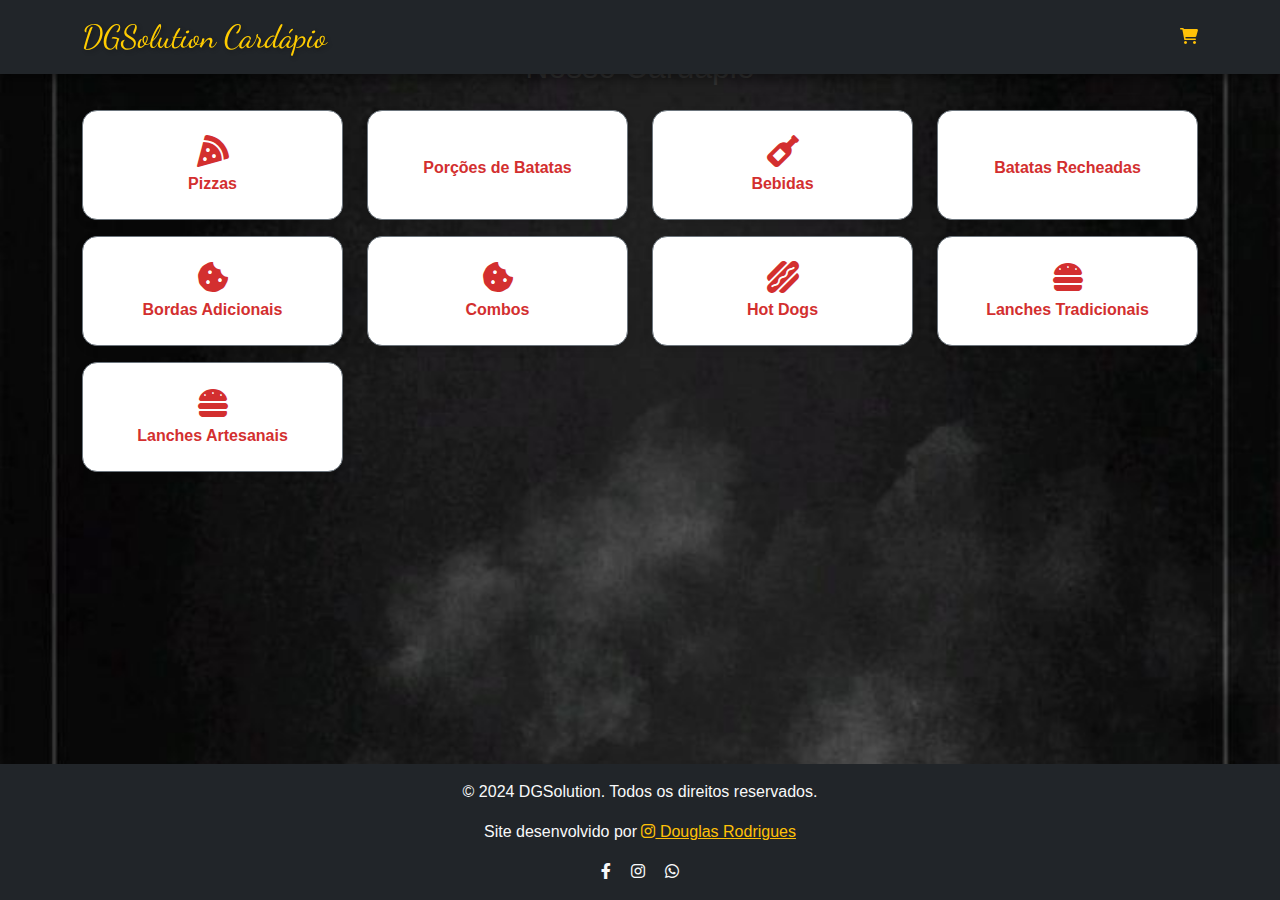
<file: index.html>
<!DOCTYPE html>
<html lang="pt-br">
<head>
  <meta charset="UTF-8">
  <meta name="viewport" content="width=device-width, initial-scale=1.0">
  <title>Cardápio Digital DGSolution</title>
  <!-- Bootstrap CSS e Font Awesome -->
  <link href="https://cdn.jsdelivr.net/npm/bootstrap@5.3.0/dist/css/bootstrap.min.css" rel="stylesheet">
  <link href="https://cdnjs.cloudflare.com/ajax/libs/font-awesome/6.0.0-beta3/css/all.min.css" rel="stylesheet">
  <!-- Fonte personalizada -->
  <link href="https://fonts.googleapis.com/css2?family=Dancing+Script:wght@700&display=swap" rel="stylesheet">
  <!-- CSS personalizado -->
  <link href="css/style.css" rel="stylesheet">
</head>
<body>

  <!-- Navbar com Transparência e Carrinho -->
  <nav class="navbar navbar-expand-lg navbar-dark bg-dark fixed-top">
    <div class="container">
      <a class="navbar-brand brand-logo d-flex align-items-center" href="index.html">
        DGSolution Cardápio
        <span class="ms-3">
          <a class="nav-link text-warning" href="#" onclick="openCart()">
            <i class="fas fa-shopping-cart"></i> <span id="cart-badge" class="badge bg-warning text-dark">0</span>
          </a>
        </span>
      </a>
    </div>
  </nav>

  <!-- Modal do Carrinho -->
  <div class="modal fade" id="cart-modal" tabindex="-1" aria-labelledby="cartModalLabel" aria-hidden="true">
    <div class="modal-dialog">
      <div class="modal-content">
        <div class="modal-header">
          <h5 class="modal-title" id="cartModalLabel">Carrinho de Compras</h5>
          <button type="button" class="btn-close" data-bs-dismiss="modal" aria-label="Close"></button>
        </div>
        <div class="modal-body">
          <ul id="cart-items" class="list-unstyled"></ul>
          <p id="total-price" class="text-end">Total: R$ 0,00</p>
          <button class="btn btn-success w-100" onclick="openCheckoutForm()">Fazer Pedido</button>
        </div>
      </div>
    </div>
  </div>

  <!-- Modal de Checkout com formulário -->
  <div class="modal fade" id="checkout-modal" tabindex="-1" aria-labelledby="checkoutModalLabel" aria-hidden="true">
    <div class="modal-dialog">
      <div class="modal-content">
        <div class="modal-header">
          <h5 class="modal-title" id="checkoutModalLabel">Informações de Entrega</h5>
          <button type="button" class="btn-close" data-bs-dismiss="modal" aria-label="Close"></button>
        </div>
        <div class="modal-body">
          <form>
            <div class="mb-3">
              <label for="rua" class="form-label">Rua</label>
              <input type="text" class="form-control" id="rua" required>
            </div>
            <div class="mb-3">
              <label for="numero" class="form-label">Número</label>
              <input type="text" class="form-control" id="numero" required>
            </div>
            <div class="mb-3">
              <label for="bairro" class="form-label">Bairro</label>
              <input type="text" class="form-control" id="bairro" required>
            </div>
            <div class="mb-3">
              <label for="referencia" class="form-label">Ponto de Referência</label>
              <input type="text" class="form-control" id="referencia">
            </div>
            <div class="mb-3">
              <label for="pagamento" class="form-label">Forma de Pagamento</label>
              <select class="form-select" id="pagamento" required>
                <option value="" disabled selected>Escolha a forma de pagamento</option>
                <option value="Dinheiro">Dinheiro</option>
                <option value="Pix">Pix</option>
                <option value="Cartão de Crédito">Cartão de Crédito</option>
                <option value="Cartão de Débito">Cartão de Débito</option>
              </select>
            </div>
            <div class="mb-3" id="troco-container" style="display: none;">
              <label for="troco" class="form-label">Necessita Troco Para</label>
              <input type="number" class="form-control" id="troco" placeholder="Informe o valor do troco">
            </div>
            <button type="button" class="btn btn-primary w-100" onclick="finalizeOrder()">Enviar Pedido</button>
          </form>
        </div>
      </div>
    </div>
  </div>

  <!-- Seção de Cardápio -->
  <section class="menu-section py-5" id="menu-section">
    <div class="container">
      <h2 class="text-center">Nosso Cardápio</h2>
      <div class="row text-center menu-category mt-4">
        <div class="col-6 col-md-4 col-lg-3 mb-3">
          <a href="#category-content" onclick="loadCategory('pizzas.html')" class="btn btn-outline-secondary w-100">
            <i class="fas fa-pizza-slice"></i> Pizzas
          </a>
        </div>
        <div class="col-6 col-md-4 col-lg-3 mb-3">
          <a href="#category-content" onclick="loadCategory('batatas.html')" class="btn btn-outline-secondary w-100">
            <i class="fas fa-french-fries"></i> Porções de Batatas
          </a>
        </div>
        <div class="col-6 col-md-4 col-lg-3 mb-3">
          <a href="#category-content" onclick="loadCategory('bebidas.html')" class="btn btn-outline-secondary w-100">
            <i class="fas fa-wine-bottle"></i> Bebidas
          </a>
        </div>
        <div class="col-6 col-md-4 col-lg-3 mb-3">
          <a href="#category-content" onclick="loadCategory('batatas_recheadas.html')" class="btn btn-outline-secondary w-100">
            <i class="fas fa-potato"></i> Batatas Recheadas
          </a>
        </div>
        <div class="col-6 col-md-4 col-lg-3 mb-3">
          <a href="#category-content" onclick="loadCategory('bordas_adicionais.html')" class="btn btn-outline-secondary w-100">
            <i class="fas fa-cookie-bite"></i> Bordas Adicionais
          </a>
        </div>
        <div class="col-6 col-md-4 col-lg-3 mb-3">
          <a href="#category-content" onclick="loadCategory('combos.html')" class="btn btn-outline-secondary w-100">
            <i class="fas fa-cookie-bite"></i> Combos
          </a>
        </div>
        <div class="col-6 col-md-4 col-lg-3 mb-3">
          <a href="#category-content" onclick="loadCategory('hotdog.html')" class="btn btn-outline-secondary w-100">
            <i class="fas fa-hotdog"></i> Hot Dogs
          </a>
        </div>
        <div class="col-6 col-md-4 col-lg-3 mb-3">
          <a href="#category-content" onclick="loadCategory('lanches.html')" class="btn btn-outline-secondary w-100">
            <i class="fas fa-hamburger"></i> Lanches Tradicionais
          </a>
        </div>
        <div class="col-6 col-md-4 col-lg-3 mb-3">
          <a href="#category-content" onclick="loadCategory('lanches_artesanais.html')" class="btn btn-outline-secondary w-100">
            <i class="fas fa-hamburger"></i> Lanches Artesanais
          </a>
        </div>
      </div>
      <div id="category-content" class="container"></div>
    </div>
  </section>

  <!-- Footer -->
  <footer class="bg-dark text-light py-3">
    <div class="container text-center">
      <p>© 2024 DGSolution. Todos os direitos reservados.</p>
      <p class="developer">
        Site desenvolvido por 
        <a href="https://www.instagram.com/douuglinha95" target="_blank" class="text-warning">
          <i class="fab fa-instagram"></i> Douglas Rodrigues
        </a>
      </p>
      <div class="social-icons">
        <a href="#" class="text-light mx-2" aria-label="Facebook"><i class="fab fa-facebook-f"></i></a>
        <a href="#" class="text-light mx-2" aria-label="Instagram"><i class="fab fa-instagram"></i></a>
        <a href="#" class="text-light mx-2" aria-label="WhatsApp"><i class="fab fa-whatsapp"></i></a>
      </div>
    </div>
  </footer>

  <!-- Scripts -->
  <script src="https://cdnjs.cloudflare.com/ajax/libs/jquery/3.6.0/jquery.min.js"></script>
  <script src="https://cdn.jsdelivr.net/npm/@popperjs/core@2.11.6/dist/umd/popper.min.js"></script>
  <script src="https://cdn.jsdelivr.net/npm/bootstrap@5.3.0/dist/js/bootstrap.min.js"></script>
  <script src="script/script.js"></script>
</body>
</html>
</file>
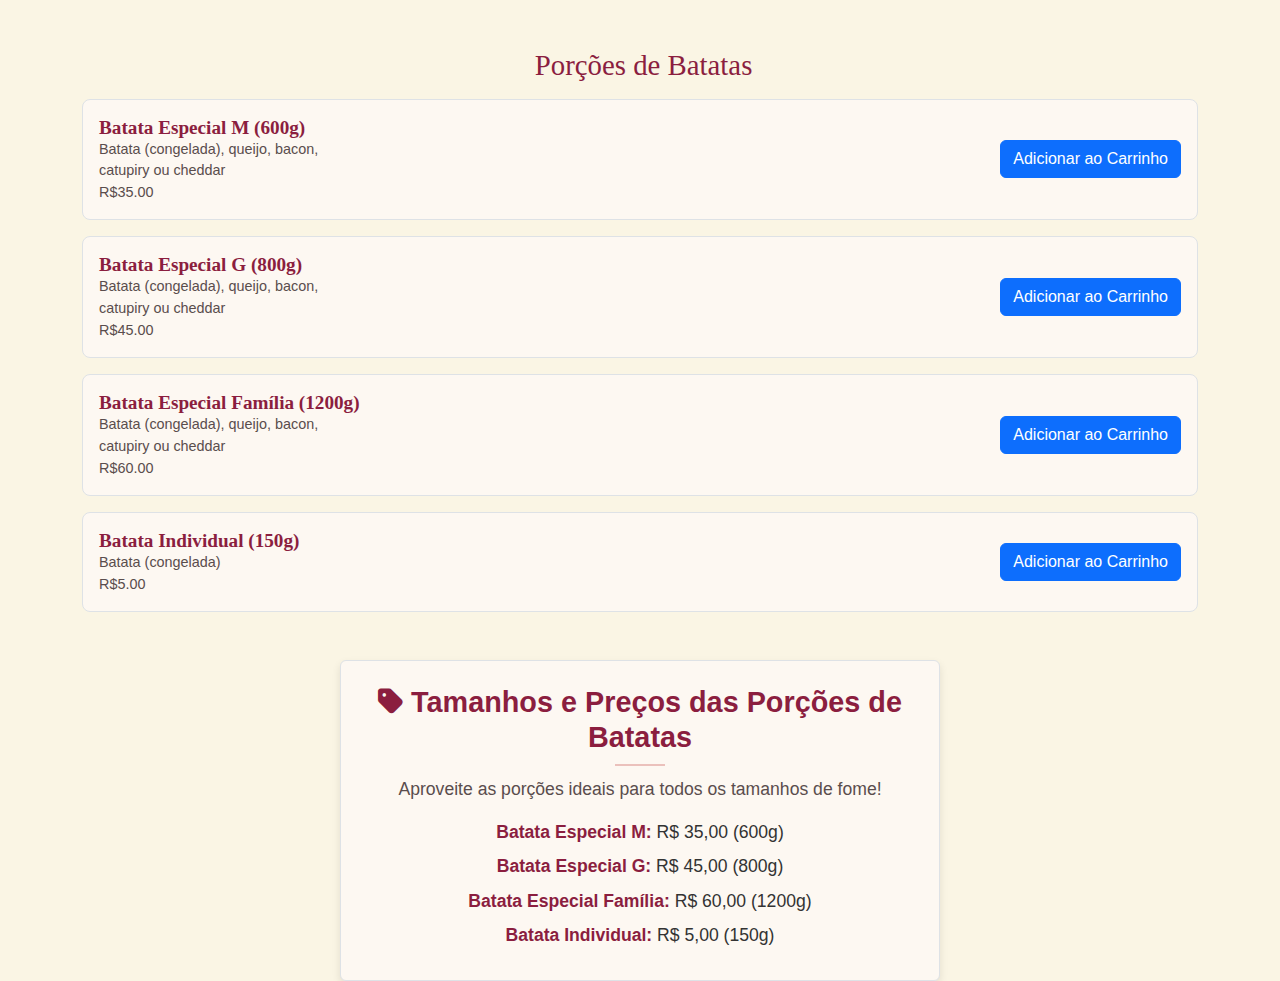
<file: batatas.html>
<!DOCTYPE html>
<html lang="pt-br">
<head>
  <meta charset="UTF-8">
  <meta name="viewport" content="width=device-width, initial-scale=1.0">
  <title>Porções de Batatas - DGSolution</title>
  <!-- Bootstrap CSS e Font Awesome -->
  <link href="https://cdn.jsdelivr.net/npm/bootstrap@5.3.0/dist/css/bootstrap.min.css" rel="stylesheet">
  <link href="https://cdnjs.cloudflare.com/ajax/libs/font-awesome/6.0.0-beta3/css/all.min.css" rel="stylesheet">
  <!-- CSS personalizado -->
  <link href="css/batata.css" rel="stylesheet">
</head>
<body>

  <!-- Lista de Porções de Batatas -->
  <div class="container mt-5">
    <h4><i class="fas fa-french-fries"></i> Porções de Batatas</h4>

    <div class="batata-item border p-3 my-3">
      <div>
        <h5>Batata Especial M (600g)</h5>
        <p>Batata (congelada), queijo, bacon, catupiry ou cheddar</p>
        <p>R$35.00</p>
      </div>
      <button class="btn btn-primary" onclick="addToCart('Batata Especial M (600g)', 35.00)">Adicionar ao Carrinho</button>
    </div>

    <div class="batata-item border p-3 my-3">
      <div>
        <h5>Batata Especial G (800g)</h5>
        <p>Batata (congelada), queijo, bacon, catupiry ou cheddar</p>
        <p>R$45.00</p>
      </div>
      <button class="btn btn-primary" onclick="addToCart('Batata Especial G (800g)', 45.00)">Adicionar ao Carrinho</button>
    </div>

    <div class="batata-item border p-3 my-3">
      <div>
        <h5>Batata Especial Família (1200g)</h5>
        <p>Batata (congelada), queijo, bacon, catupiry ou cheddar</p>
        <p>R$60.00</p>
      </div>
      <button class="btn btn-primary" onclick="addToCart('Batata Especial Família (1200g)', 60.00)">Adicionar ao Carrinho</button>
    </div>

    <div class="batata-item border p-3 my-3">
      <div>
        <h5>Batata Individual (150g)</h5>
        <p>Batata (congelada)</p>
        <p>R$5.00</p>
      </div>
      <button class="btn btn-primary" onclick="addToCart('Batata Individual (150g)', 5.00)">Adicionar ao Carrinho</button>
    </div>

    <!-- Caixa com Informações de Preço -->
    <div class="price-info-box mt-5 p-4 border rounded">
      <h5><i class="fas fa-tag"></i> Tamanhos e Preços das Porções de Batatas</h5>
      <hr style="border-top: 2px solid #b71c1c; width: 50px; margin: 10px auto;">
      <p class="price-description">
        Aproveite as porções ideais para todos os tamanhos de fome!
      </p>
      <div class="price-list">
        <p><strong>Batata Especial M:</strong> R$ 35,00 (600g)</p>
        <p><strong>Batata Especial G:</strong> R$ 45,00 (800g)</p>
        <p><strong>Batata Especial Família:</strong> R$ 60,00 (1200g)</p>
        <p><strong>Batata Individual:</strong> R$ 5,00 (150g)</p>
      </div>
    </div>
  </div>

  <!-- Scripts -->
  <script src="https://cdnjs.cloudflare.com/ajax/libs/jquery/3.6.0/jquery.min.js"></script>
  <script src="https://cdn.jsdelivr.net/npm/@popperjs/core@2.11.6/dist/umd/popper.min.js"></script>
  <script src="https://cdn.jsdelivr.net/npm/bootstrap@5.3.0/dist/js/bootstrap.min.js"></script>
  <script src="script/script.js"></script>
</body>
</html>
</file>
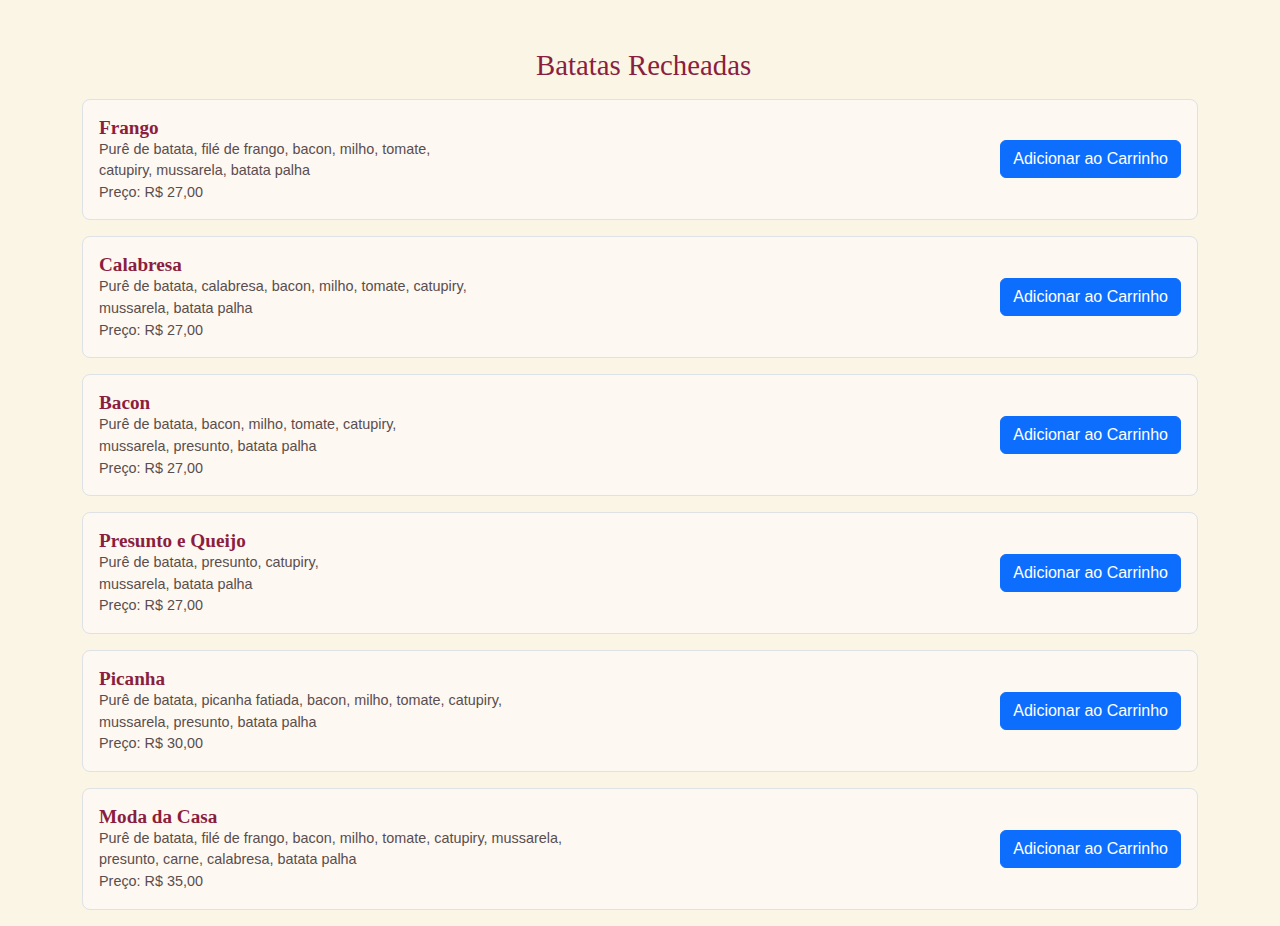
<file: batatas_recheadas.html>
<!DOCTYPE html>
<html lang="pt-br">
<head>
  <meta charset="UTF-8">
  <meta name="viewport" content="width=device-width, initial-scale=1.0">
  <title>Batatas Recheadas - DGSolution</title>
  <!-- Bootstrap CSS e Font Awesome -->
  <link href="https://cdn.jsdelivr.net/npm/bootstrap@5.3.0/dist/css/bootstrap.min.css" rel="stylesheet">
  <link href="https://cdnjs.cloudflare.com/ajax/libs/font-awesome/6.0.0-beta3/css/all.min.css" rel="stylesheet">
  <!-- CSS específico para a página de batatas recheadas -->
  <link href="css/batatas_recheadas.css" rel="stylesheet">
</head>
<body>

  <div class="container mt-5">
    <h4><i class="fas fa-potato"></i> Batatas Recheadas</h4>

    <!-- Lista de Batatas Recheadas com Botão Adicionar ao Carrinho -->
    <div class="batata-item border p-3 my-3">
      <div>
        <h5>Frango</h5>
        <p>Purê de batata, filé de frango, bacon, milho, tomate, catupiry, mussarela, batata palha</p>
        <p>Preço: R$ 27,00</p>
      </div>
      <button class="btn btn-primary" onclick="addToCart('Batata recheada Frango', 27.00)">Adicionar ao Carrinho</button>
    </div>

    <div class="batata-item border p-3 my-3">
      <div>
        <h5>Calabresa</h5>
        <p>Purê de batata, calabresa, bacon, milho, tomate, catupiry, mussarela, batata palha</p>
        <p>Preço: R$ 27,00</p>
      </div>
      <button class="btn btn-primary" onclick="addToCart('Batata recheada Calabresa', 27.00)">Adicionar ao Carrinho</button>
    </div>

    <div class="batata-item border p-3 my-3">
      <div>
        <h5>Bacon</h5>
        <p>Purê de batata, bacon, milho, tomate, catupiry, mussarela, presunto, batata palha</p>
        <p>Preço: R$ 27,00</p>
      </div>
      <button class="btn btn-primary" onclick="addToCart('Batata recheada Bacon', 27.00)">Adicionar ao Carrinho</button>
    </div>

    <div class="batata-item border p-3 my-3">
      <div>
        <h5>Presunto e Queijo</h5>
        <p>Purê de batata, presunto, catupiry, mussarela, batata palha</p>
        <p>Preço: R$ 27,00</p>
      </div>
      <button class="btn btn-primary" onclick="addToCart('Batata recheada Presunto e Queijo', 27.00)">Adicionar ao Carrinho</button>
    </div>

    <div class="batata-item border p-3 my-3">
      <div>
        <h5>Picanha</h5>
        <p>Purê de batata, picanha fatiada, bacon, milho, tomate, catupiry, mussarela, presunto, batata palha</p>
        <p>Preço: R$ 30,00</p>
      </div>
      <button class="btn btn-primary" onclick="addToCart('Batata recheada Picanha', 30.00)">Adicionar ao Carrinho</button>
    </div>

    <div class="batata-item border p-3 my-3">
      <div>
        <h5>Moda da Casa</h5>
        <p>Purê de batata, filé de frango, bacon, milho, tomate, catupiry, mussarela, presunto, carne, calabresa, batata palha</p>
        <p>Preço: R$ 35,00</p>
      </div>
      <button class="btn btn-primary" onclick="addToCart('Batata recheada Moda da Casa', 35.00)">Adicionar ao Carrinho</button>
    </div>

  </div>

  <!-- jQuery, Bootstrap JS e Script para funcionalidades do carrinho -->
  <script src="https://cdnjs.cloudflare.com/ajax/libs/jquery/3.6.0/jquery.min.js"></script>
  <script src="https://cdn.jsdelivr.net/npm/@popperjs/core@2.11.6/dist/umd/popper.min.js"></script>
  <script src="https://cdn.jsdelivr.net/npm/bootstrap@5.3.0/dist/js/bootstrap.min.js"></script>
  <script src="script/script.js"></script> <!-- Inclua scripts específicos se necessário -->
</body>
</html>
</file>
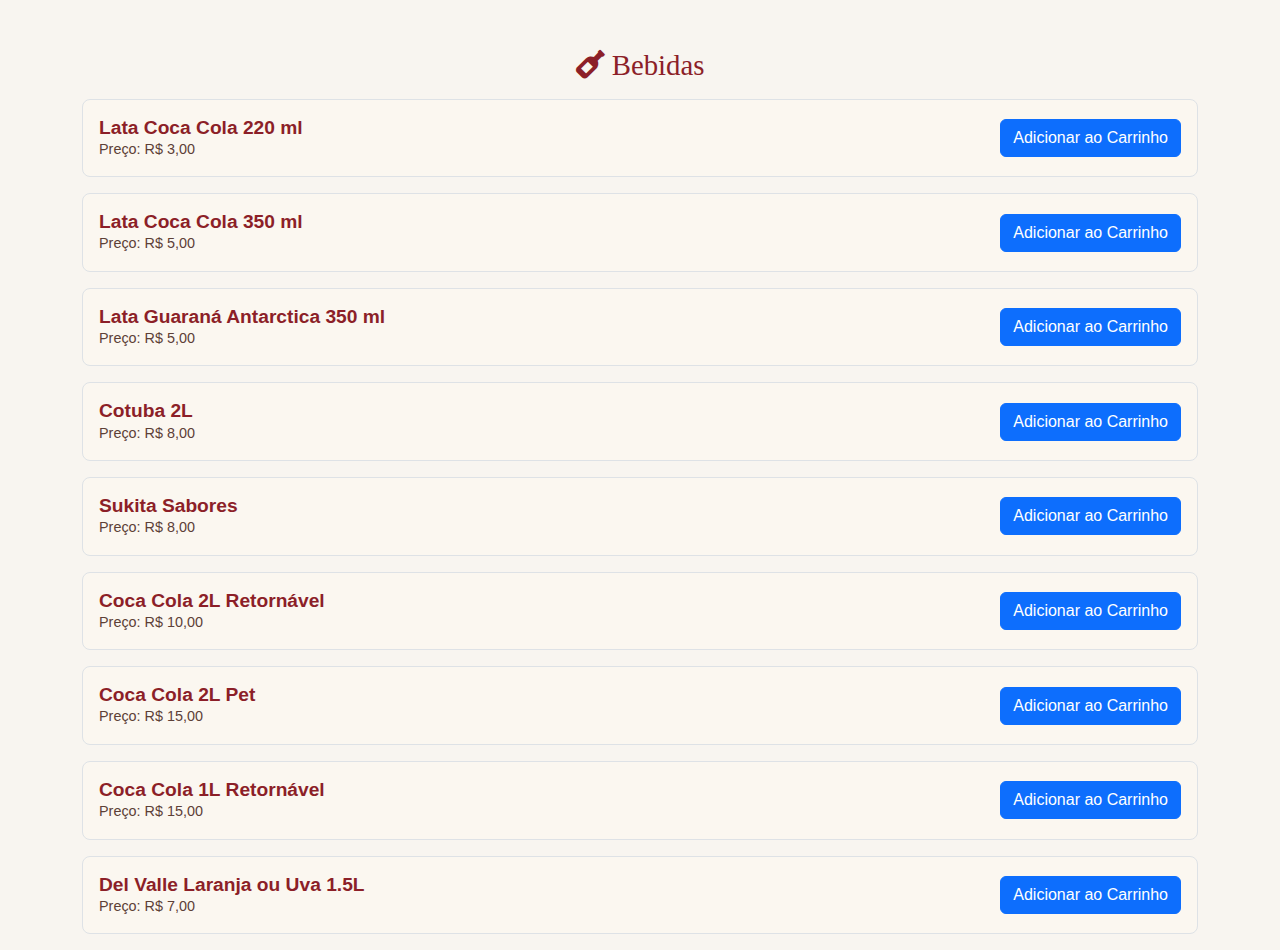
<file: bebidas.html>
<!DOCTYPE html>
<html lang="pt-br">
<head>
  <meta charset="UTF-8">
  <meta name="viewport" content="width=device-width, initial-scale=1.0">
  <title>Bebidas - DGSolution</title>
  <!-- Bootstrap CSS e Font Awesome -->
  <link href="https://cdn.jsdelivr.net/npm/bootstrap@5.3.0/dist/css/bootstrap.min.css" rel="stylesheet">
  <link href="https://cdnjs.cloudflare.com/ajax/libs/font-awesome/6.0.0-beta3/css/all.min.css" rel="stylesheet">
  <!-- CSS específico para a página de bebidas -->
  <link href="css/bebidas.css" rel="stylesheet">
</head>
<body>

  <div class="container mt-5">
    <h4><i class="fas fa-wine-bottle"></i> Bebidas</h4>

    <!-- Lista de Bebidas com Botão Adicionar ao Carrinho -->
    <div class="bebida-item border p-3 my-3 d-flex justify-content-between align-items-center">
      <div>
        <h5>Lata Coca Cola 220 ml</h5>
        <p>Preço: R$ 3,00</p>
      </div>
      <button class="btn btn-primary" onclick="addToCart('Lata Coca Cola 220 ml', 3.00)">Adicionar ao Carrinho</button>
    </div>

    <div class="bebida-item border p-3 my-3 d-flex justify-content-between align-items-center">
      <div>
        <h5>Lata Coca Cola 350 ml</h5>
        <p>Preço: R$ 5,00</p>
      </div>
      <button class="btn btn-primary" onclick="addToCart('Lata Coca Cola 350 ml', 5.00)">Adicionar ao Carrinho</button>
    </div>

    <div class="bebida-item border p-3 my-3 d-flex justify-content-between align-items-center">
      <div>
        <h5>Lata Guaraná Antarctica 350 ml</h5>
        <p>Preço: R$ 5,00</p>
      </div>
      <button class="btn btn-primary" onclick="addToCart('Lata Guaraná Antarctica 350 ml', 5.00)">Adicionar ao Carrinho</button>
    </div>

    <div class="bebida-item border p-3 my-3 d-flex justify-content-between align-items-center">
      <div>
        <h5>Cotuba 2L</h5>
        <p>Preço: R$ 8,00</p>
      </div>
      <button class="btn btn-primary" onclick="addToCart('Cotuba 2L', 8.00)">Adicionar ao Carrinho</button>
    </div>

    <div class="bebida-item border p-3 my-3 d-flex justify-content-between align-items-center">
      <div>
        <h5>Sukita Sabores</h5>
        <p>Preço: R$ 8,00</p>
      </div>
      <button class="btn btn-primary" onclick="addToCart('Sukita Sabores', 8.00)">Adicionar ao Carrinho</button>
    </div>

    <div class="bebida-item border p-3 my-3 d-flex justify-content-between align-items-center">
      <div>
        <h5>Coca Cola 2L Retornável</h5>
        <p>Preço: R$ 10,00</p>
      </div>
      <button class="btn btn-primary" onclick="addToCart('Coca Cola 2L Retornável', 10.00)">Adicionar ao Carrinho</button>
    </div>

    <div class="bebida-item border p-3 my-3 d-flex justify-content-between align-items-center">
      <div>
        <h5>Coca Cola 2L Pet</h5>
        <p>Preço: R$ 15,00</p>
      </div>
      <button class="btn btn-primary" onclick="addToCart('Coca Cola 2L Pet', 15.00)">Adicionar ao Carrinho</button>
    </div>

    <div class="bebida-item border p-3 my-3 d-flex justify-content-between align-items-center">
      <div>
        <h5>Coca Cola 1L Retornável</h5>
        <p>Preço: R$ 15,00</p>
      </div>
      <button class="btn btn-primary" onclick="addToCart('Coca Cola 1L Retornável', 15.00)">Adicionar ao Carrinho</button>
    </div>

    <div class="bebida-item border p-3 my-3 d-flex justify-content-between align-items-center">
      <div>
        <h5>Del Valle Laranja ou Uva 1.5L</h5>
        <p>Preço: R$ 7,00</p>
      </div>
      <button class="btn btn-primary" onclick="addToCart('Del Valle Laranja ou Uva 1.5L', 7.00)">Adicionar ao Carrinho</button>
    </div>
  </div>

  <!-- Scripts -->
  <script src="https://cdnjs.cloudflare.com/ajax/libs/jquery/3.6.0/jquery.min.js"></script>
  <script src="https://cdn.jsdelivr.net/npm/@popperjs/core@2.11.6/dist/umd/popper.min.js"></script>
  <script src="https://cdn.jsdelivr.net/npm/bootstrap@5.3.0/dist/js/bootstrap.min.js"></script>
  <script src="script/script.js"></script>
</body>
</html>
</file>
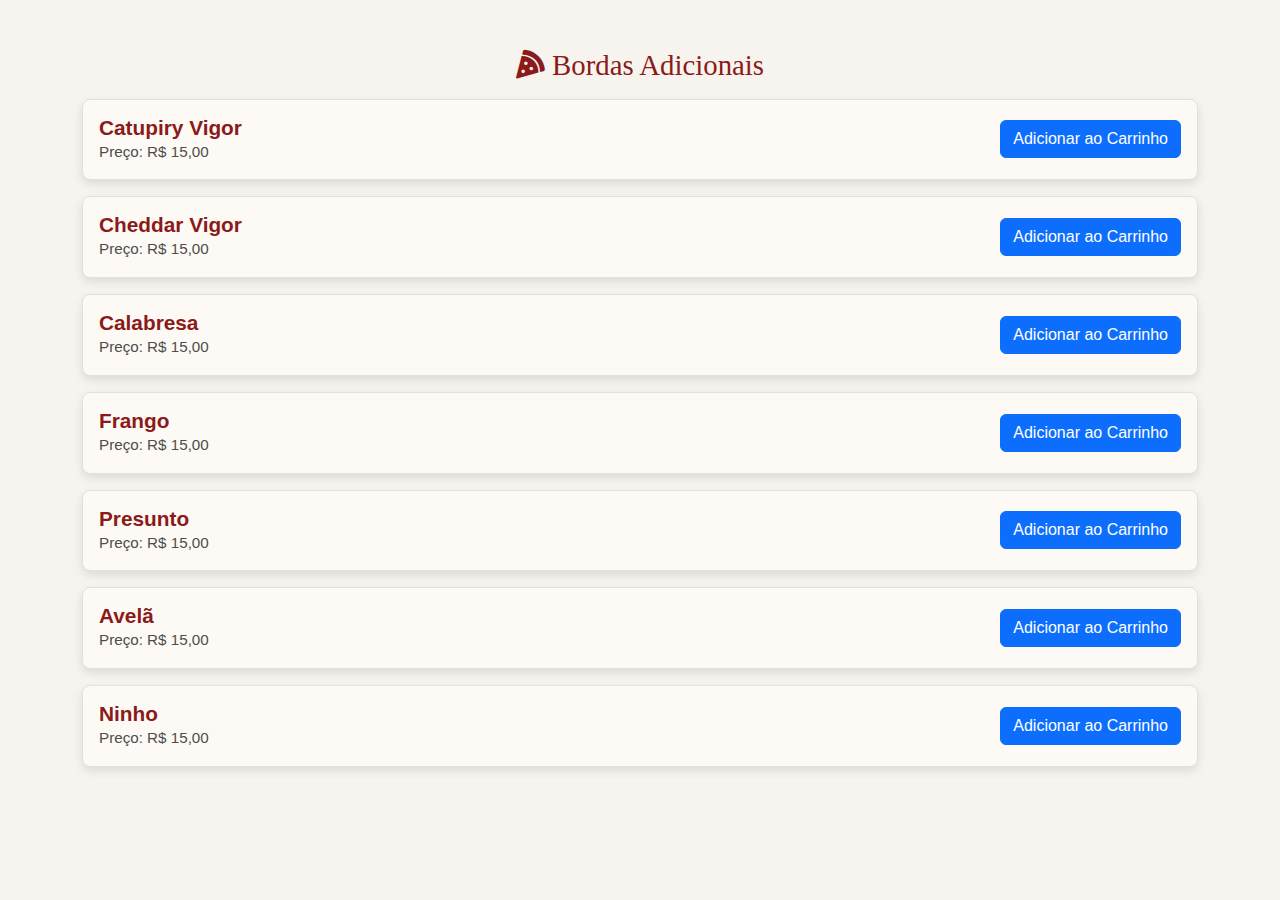
<file: bordas_adicionais.html>
<!DOCTYPE html>
<html lang="pt-br">
<head>
  <meta charset="UTF-8">
  <meta name="viewport" content="width=device-width, initial-scale=1.0">
  <title>Bordas Adicionais - DGSolution</title>
  <!-- Bootstrap CSS e Font Awesome -->
  <link href="https://cdn.jsdelivr.net/npm/bootstrap@5.3.0/dist/css/bootstrap.min.css" rel="stylesheet">
  <link href="https://cdnjs.cloudflare.com/ajax/libs/font-awesome/6.0.0-beta3/css/all.min.css" rel="stylesheet">
  <!-- CSS específico para a página de Bordas Adicionais -->
  <link href="css/bordas_adicionais.css" rel="stylesheet">
</head>
<body>

  <div class="container mt-5">
    <h4><i class="fas fa-pizza-slice"></i> Bordas Adicionais</h4>

    <!-- Lista de Bordas Adicionais com Botão Adicionar ao Carrinho -->
    <div class="borda-item border p-3 my-3 d-flex justify-content-between align-items-center">
      <div>
        <h5>Catupiry Vigor</h5>
        <p>Preço: R$ 15,00</p>
      </div>
      <button class="btn btn-primary" onclick="addToCart('Borda de Catupiry Vigor', 15.00)">Adicionar ao Carrinho</button>
    </div>

    <div class="borda-item border p-3 my-3 d-flex justify-content-between align-items-center">
      <div>
        <h5>Cheddar Vigor</h5>
        <p>Preço: R$ 15,00</p>
      </div>
      <button class="btn btn-primary" onclick="addToCart('Borda de Cheddar Vigor', 15.00)">Adicionar ao Carrinho</button>
    </div>

    <div class="borda-item border p-3 my-3 d-flex justify-content-between align-items-center">
      <div>
        <h5>Calabresa</h5>
        <p>Preço: R$ 15,00</p>
      </div>
      <button class="btn btn-primary" onclick="addToCart('Borda de Calabresa', 15.00)">Adicionar ao Carrinho</button>
    </div>

    <div class="borda-item border p-3 my-3 d-flex justify-content-between align-items-center">
      <div>
        <h5>Frango</h5>
        <p>Preço: R$ 15,00</p>
      </div>
      <button class="btn btn-primary" onclick="addToCart('Borda de Frango', 15.00)">Adicionar ao Carrinho</button>
    </div>

    <div class="borda-item border p-3 my-3 d-flex justify-content-between align-items-center">
      <div>
        <h5>Presunto</h5>
        <p>Preço: R$ 15,00</p>
      </div>
      <button class="btn btn-primary" onclick="addToCart('Borda de Presunto', 15.00)">Adicionar ao Carrinho</button>
    </div>

    <div class="borda-item border p-3 my-3 d-flex justify-content-between align-items-center">
      <div>
        <h5>Avelã</h5>
        <p>Preço: R$ 15,00</p>
      </div>
      <button class="btn btn-primary" onclick="addToCart('Borda de Avelã', 15.00)">Adicionar ao Carrinho</button>
    </div>

    <div class="borda-item border p-3 my-3 d-flex justify-content-between align-items-center">
      <div>
        <h5>Ninho</h5>
        <p>Preço: R$ 15,00</p>
      </div>
      <button class="btn btn-primary" onclick="addToCart('Borda de Ninho', 15.00)">Adicionar ao Carrinho</button>
    </div>
  </div>

  <!-- Scripts -->
  <script src="https://cdnjs.cloudflare.com/ajax/libs/jquery/3.6.0/jquery.min.js"></script>
  <script src="https://cdn.jsdelivr.net/npm/@popperjs/core@2.11.6/dist/umd/popper.min.js"></script>
  <script src="https://cdn.jsdelivr.net/npm/bootstrap@5.3.0/dist/js/bootstrap.min.js"></script>
  <script src="script/script.js"></script>
</body>
</html>
</file>
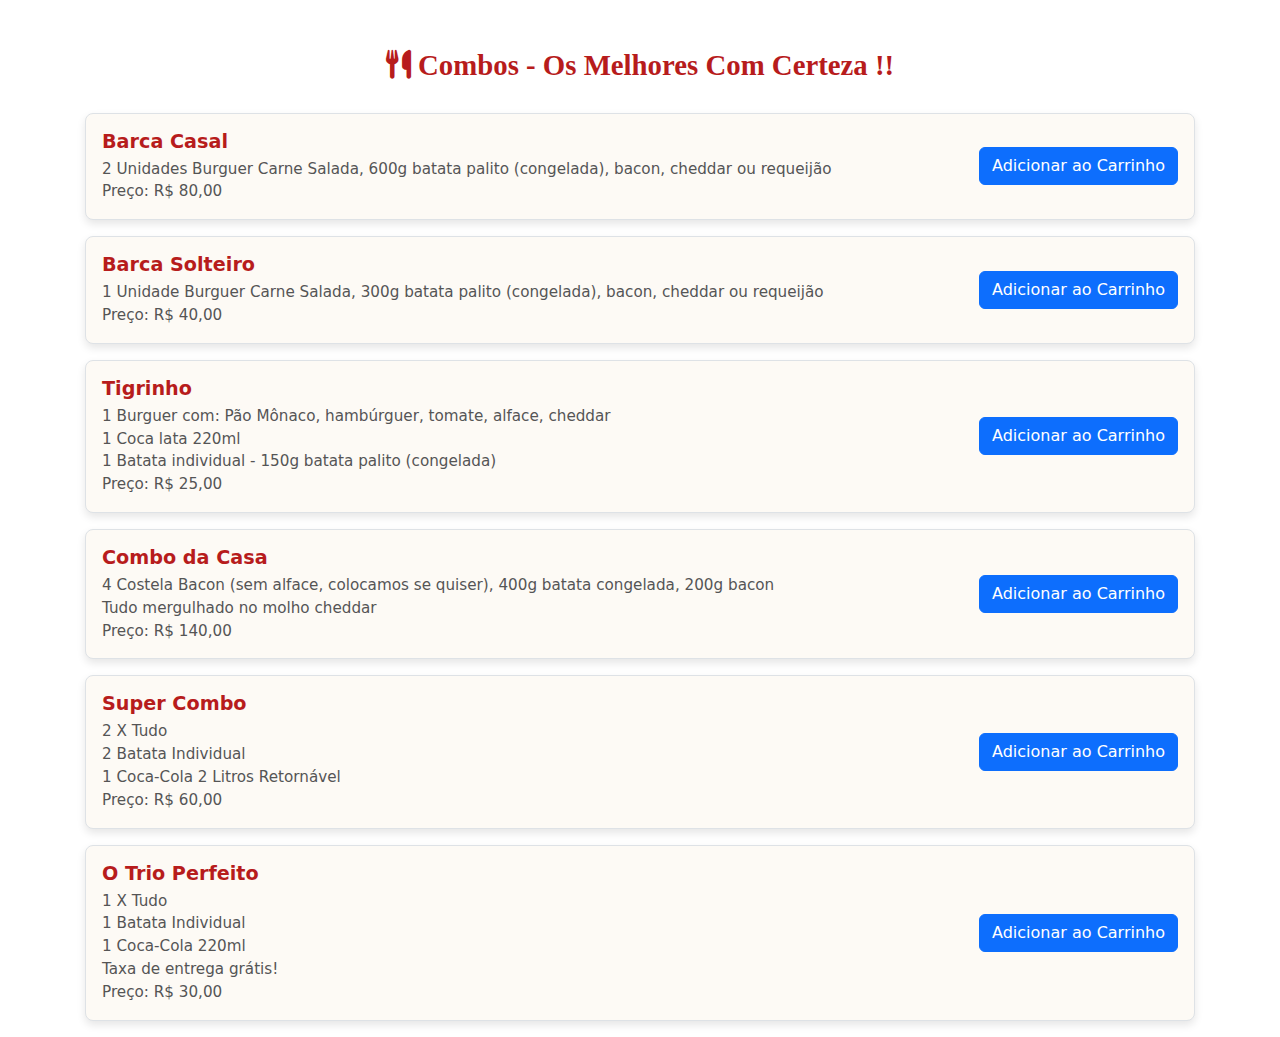
<file: combos.html>
<!DOCTYPE html>
<html lang="pt-br">
<head>
  <meta charset="UTF-8">
  <meta name="viewport" content="width=device-width, initial-scale=1.0">
  <title>Combos - DGSolution</title>
  <!-- Bootstrap CSS e Font Awesome -->
  <link href="https://cdn.jsdelivr.net/npm/bootstrap@5.3.0/dist/css/bootstrap.min.css" rel="stylesheet">
  <link href="https://cdnjs.cloudflare.com/ajax/libs/font-awesome/6.0.0-beta3/css/all.min.css" rel="stylesheet">
  <!-- CSS específico para a página de combos -->
  <link href="css/combos.css" rel="stylesheet">
</head>
<body>

  <div class="container mt-5">
    <h4><i class="fas fa-utensils"></i> Combos - Os Melhores Com Certeza !!</h4>

    <!-- Lista de Combos com Botão Adicionar ao Carrinho -->
    <div class="combo-item border p-3 my-3 d-flex justify-content-between align-items-center">
      <div>
        <h5>Barca Casal</h5>
        <p>2 Unidades Burguer Carne Salada, 600g batata palito (congelada), bacon, cheddar ou requeijão</p>
        <p>Preço: R$ 80,00</p>
      </div>
      <button class="btn btn-primary" onclick="addToCart('Barca Casal', 80.00)">Adicionar ao Carrinho</button>
    </div>

    <div class="combo-item border p-3 my-3 d-flex justify-content-between align-items-center">
      <div>
        <h5>Barca Solteiro</h5>
        <p>1 Unidade Burguer Carne Salada, 300g batata palito (congelada), bacon, cheddar ou requeijão</p>
        <p>Preço: R$ 40,00</p>
      </div>
      <button class="btn btn-primary" onclick="addToCart('Barca Solteiro', 40.00)">Adicionar ao Carrinho</button>
    </div>

    <div class="combo-item border p-3 my-3 d-flex justify-content-between align-items-center">
      <div>
        <h5>Tigrinho</h5>
        <p>1 Burguer com: Pão Mônaco, hambúrguer, tomate, alface, cheddar</p>
        <p>1 Coca lata 220ml</p>
        <p>1 Batata individual - 150g batata palito (congelada)</p>
        <p>Preço: R$ 25,00</p>
      </div>
      <button class="btn btn-primary" onclick="addToCart('Tigrinho', 25.00)">Adicionar ao Carrinho</button>
    </div>

    <div class="combo-item border p-3 my-3 d-flex justify-content-between align-items-center">
      <div>
        <h5>Combo da Casa</h5>
        <p>4 Costela Bacon (sem alface, colocamos se quiser), 400g batata congelada, 200g bacon</p>
        <p>Tudo mergulhado no molho cheddar</p>
        <p>Preço: R$ 140,00</p>
      </div>
      <button class="btn btn-primary" onclick="addToCart('Combo da Casa', 140.00)">Adicionar ao Carrinho</button>
    </div>

    <div class="combo-item border p-3 my-3 d-flex justify-content-between align-items-center">
      <div>
        <h5>Super Combo</h5>
        <p>2 X Tudo</p>
        <p>2 Batata Individual</p>
        <p>1 Coca-Cola 2 Litros Retornável</p>
        <p>Preço: R$ 60,00</p>
      </div>
      <button class="btn btn-primary" onclick="addToCart('Super Combo', 60.00)">Adicionar ao Carrinho</button>
    </div>

    <div class="combo-item border p-3 my-3 d-flex justify-content-between align-items-center">
      <div>
        <h5>O Trio Perfeito</h5>
        <p>1 X Tudo</p>
        <p>1 Batata Individual</p>
        <p>1 Coca-Cola 220ml</p>
        <p>Taxa de entrega grátis!</p>
        <p>Preço: R$ 30,00</p>
      </div>
      <button class="btn btn-primary" onclick="addToCart('O Trio Perfeito', 30.00)">Adicionar ao Carrinho</button>
    </div>
  </div>

  <!-- Scripts -->
  <script src="https://cdnjs.cloudflare.com/ajax/libs/jquery/3.6.0/jquery.min.js"></script>
  <script src="https://cdn.jsdelivr.net/npm/@popperjs/core@2.11.6/dist/umd/popper.min.js"></script>
  <script src="https://cdn.jsdelivr.net/npm/bootstrap@5.3.0/dist/js/bootstrap.min.js"></script>
  <script src="script/script.js"></script>
</body>
</html>
</file>
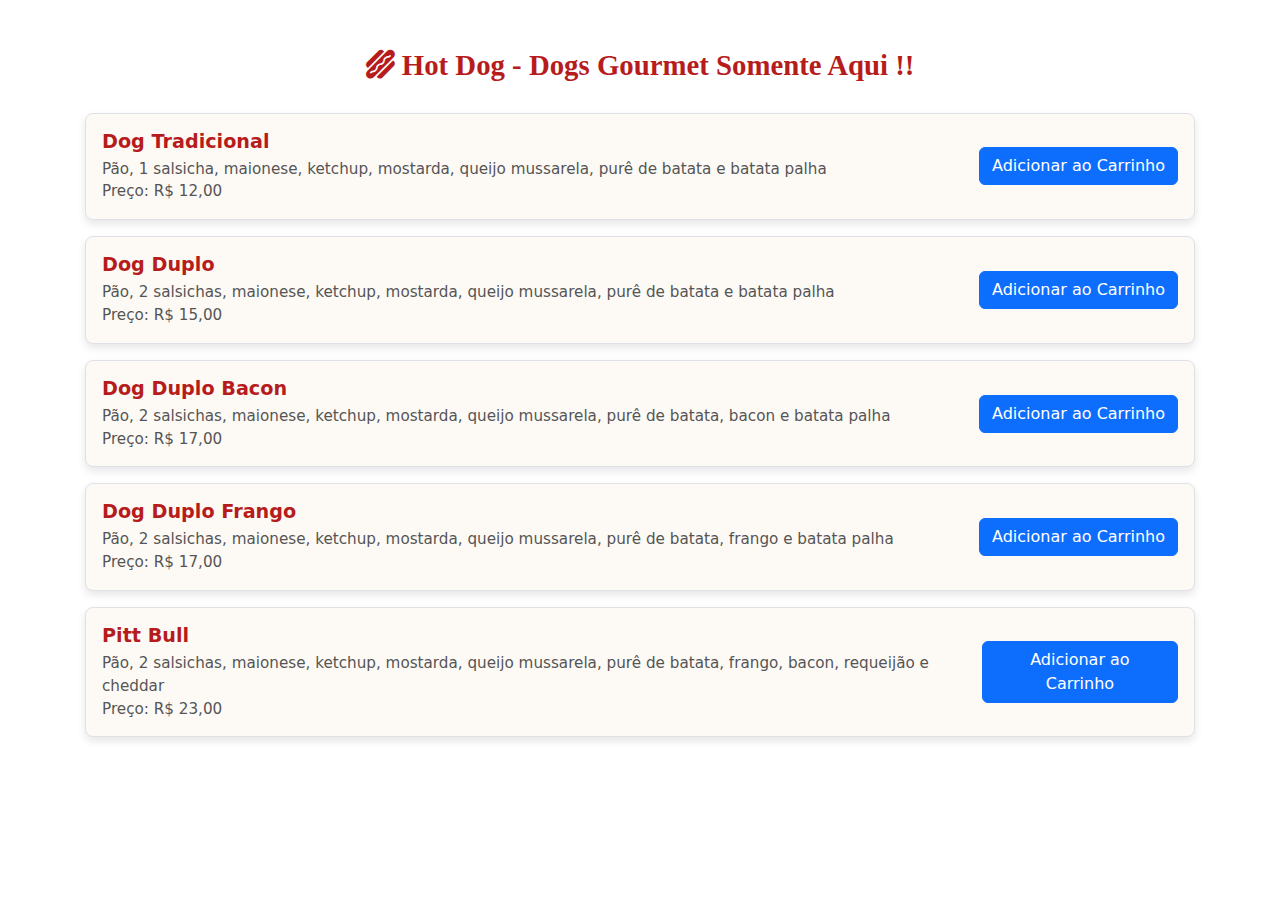
<file: hotdog.html>
<!DOCTYPE html>
<html lang="pt-br">
<head>
  <meta charset="UTF-8">
  <meta name="viewport" content="width=device-width, initial-scale=1.0">
  <title>Hot Dog - DGSolution</title>
  <!-- Bootstrap CSS e Font Awesome -->
  <link href="https://cdn.jsdelivr.net/npm/bootstrap@5.3.0/dist/css/bootstrap.min.css" rel="stylesheet">
  <link href="https://cdnjs.cloudflare.com/ajax/libs/font-awesome/6.0.0-beta3/css/all.min.css" rel="stylesheet">
  <!-- CSS específico para a página de hot dog -->
  <link href="css/hotdog.css" rel="stylesheet">
</head>
<body>

  <div class="container mt-5">
    <h4><i class="fas fa-hotdog"></i> Hot Dog - Dogs Gourmet Somente Aqui !!</h4>

    <!-- Template de Hot Dog -->
    <div class="hotdog-item border p-3 my-3 d-flex justify-content-between align-items-center">
      <div>
        <h5>Dog Tradicional</h5>
        <p>Pão, 1 salsicha, maionese, ketchup, mostarda, queijo mussarela, purê de batata e batata palha</p>
        <p>Preço: R$ 12,00</p>
      </div>
      <button class="btn btn-primary" onclick="addToCart('Dog Tradicional', 12.00)">Adicionar ao Carrinho</button>
    </div>

    <div class="hotdog-item border p-3 my-3 d-flex justify-content-between align-items-center">
      <div>
        <h5>Dog Duplo</h5>
        <p>Pão, 2 salsichas, maionese, ketchup, mostarda, queijo mussarela, purê de batata e batata palha</p>
        <p>Preço: R$ 15,00</p>
      </div>
      <button class="btn btn-primary" onclick="addToCart('Dog Duplo', 15.00)">Adicionar ao Carrinho</button>
    </div>

    <div class="hotdog-item border p-3 my-3 d-flex justify-content-between align-items-center">
      <div>
        <h5>Dog Duplo Bacon</h5>
        <p>Pão, 2 salsichas, maionese, ketchup, mostarda, queijo mussarela, purê de batata, bacon e batata palha</p>
        <p>Preço: R$ 17,00</p>
      </div>
      <button class="btn btn-primary" onclick="addToCart('Dog Duplo Bacon', 17.00)">Adicionar ao Carrinho</button>
    </div>

    <div class="hotdog-item border p-3 my-3 d-flex justify-content-between align-items-center">
      <div>
        <h5>Dog Duplo Frango</h5>
        <p>Pão, 2 salsichas, maionese, ketchup, mostarda, queijo mussarela, purê de batata, frango e batata palha</p>
        <p>Preço: R$ 17,00</p>
      </div>
      <button class="btn btn-primary" onclick="addToCart('Dog Duplo Frango', 17.00)">Adicionar ao Carrinho</button>
    </div>

    <div class="hotdog-item border p-3 my-3 d-flex justify-content-between align-items-center">
      <div>
        <h5>Pitt Bull</h5>
        <p>Pão, 2 salsichas, maionese, ketchup, mostarda, queijo mussarela, purê de batata, frango, bacon, requeijão e cheddar</p>
        <p>Preço: R$ 23,00</p>
      </div>
      <button class="btn btn-primary" onclick="addToCart('Pitt Bull', 23.00)">Adicionar ao Carrinho</button>
    </div>
  </div>

  <!-- jQuery, Bootstrap JS e Script para funcionalidades do carrinho -->
  <script src="https://cdnjs.cloudflare.com/ajax/libs/jquery/3.6.0/jquery.min.js"></script>
  <script src="https://cdn.jsdelivr.net/npm/@popperjs/core@2.11.6/dist/umd/popper.min.js"></script>
  <script src="https://cdn.jsdelivr.net/npm/bootstrap@5.3.0/dist/js/bootstrap.min.js"></script>
  <script src="script/script.js"></script> <!-- Inclua scripts específicos se necessário -->
</body>
</html>
</file>
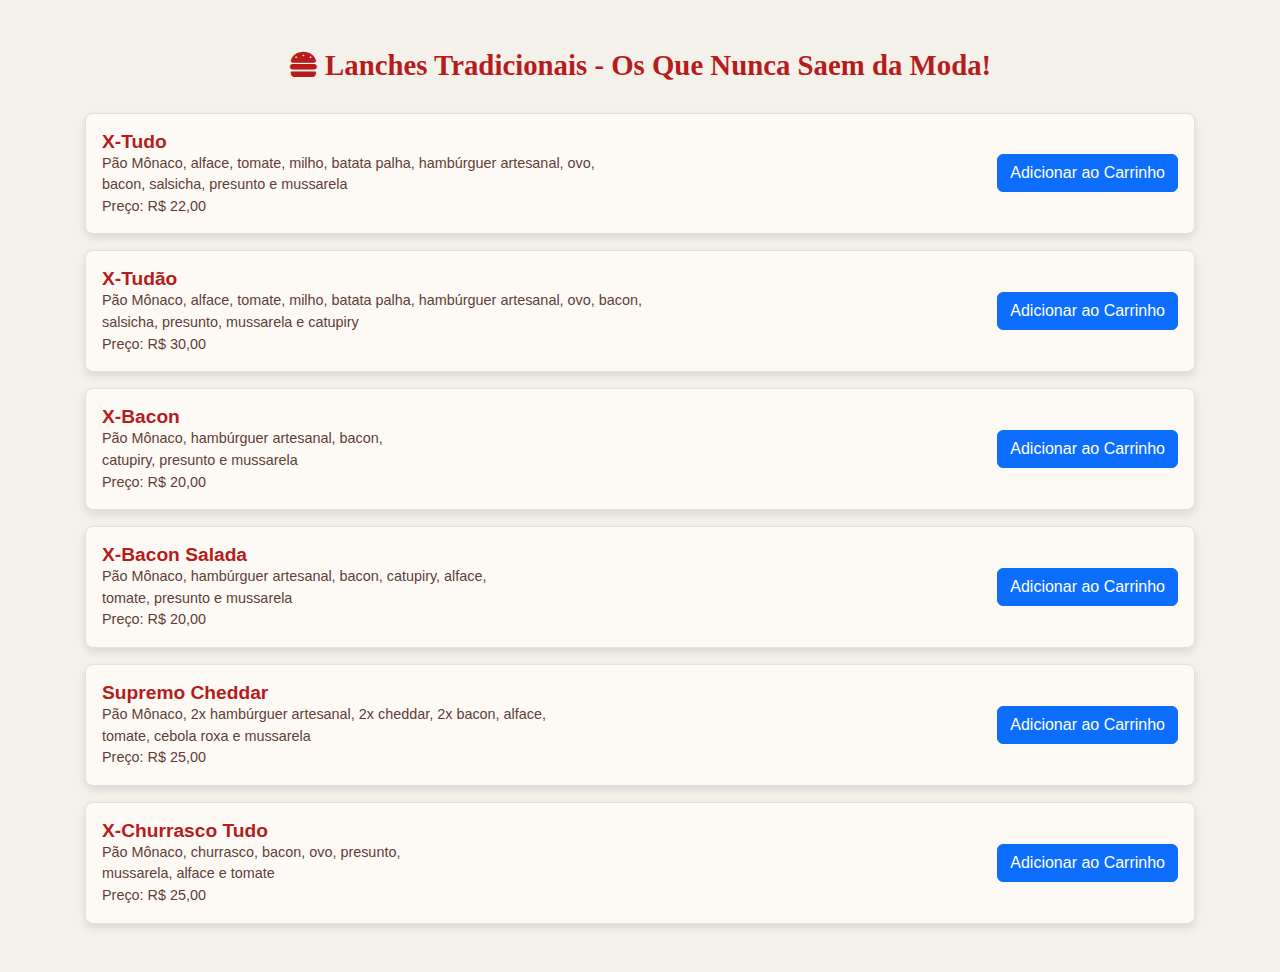
<file: lanches.html>
<!DOCTYPE html>
<html lang="pt-br">
<head>
  <meta charset="UTF-8">
  <meta name="viewport" content="width=device-width, initial-scale=1.0">
  <title>Lanches Tradicionais - DGSolution</title>
  <!-- Bootstrap CSS e Font Awesome -->
  <link href="https://cdn.jsdelivr.net/npm/bootstrap@5.3.0/dist/css/bootstrap.min.css" rel="stylesheet">
  <link href="https://cdnjs.cloudflare.com/ajax/libs/font-awesome/6.0.0-beta3/css/all.min.css" rel="stylesheet">
  <!-- CSS específico para a página de lanches -->
  <link href="css/lanches.css" rel="stylesheet">
</head>
<body>

  <div class="container my-5">
    <h4><i class="fas fa-hamburger"></i> Lanches Tradicionais - Os Que Nunca Saem da Moda!</h4>

    <!-- Template de Lanche Tradicional -->
    <div class="lanche-item border p-3 my-3 d-flex justify-content-between align-items-center">
      <div>
        <h5>X-Tudo</h5>
        <p>Pão Mônaco, alface, tomate, milho, batata palha, hambúrguer artesanal, ovo, bacon, salsicha, presunto e mussarela</p>
        <p>Preço: R$ 22,00</p>
      </div>
      <button class="btn btn-primary" onclick="addToCart('X-Tudo', 22.00)">Adicionar ao Carrinho</button>
    </div>

    <div class="lanche-item border p-3 my-3 d-flex justify-content-between align-items-center">
      <div>
        <h5>X-Tudão</h5>
        <p>Pão Mônaco, alface, tomate, milho, batata palha, hambúrguer artesanal, ovo, bacon, salsicha, presunto, mussarela e catupiry</p>
        <p>Preço: R$ 30,00</p>
      </div>
      <button class="btn btn-primary" onclick="addToCart('X-Tudão', 30.00)">Adicionar ao Carrinho</button>
    </div>

    <div class="lanche-item border p-3 my-3 d-flex justify-content-between align-items-center">
      <div>
        <h5>X-Bacon</h5>
        <p>Pão Mônaco, hambúrguer artesanal, bacon, catupiry, presunto e mussarela</p>
        <p>Preço: R$ 20,00</p>
      </div>
      <button class="btn btn-primary" onclick="addToCart('X-Bacon', 20.00)">Adicionar ao Carrinho</button>
    </div>

    <div class="lanche-item border p-3 my-3 d-flex justify-content-between align-items-center">
      <div>
        <h5>X-Bacon Salada</h5>
        <p>Pão Mônaco, hambúrguer artesanal, bacon, catupiry, alface, tomate, presunto e mussarela</p>
        <p>Preço: R$ 20,00</p>
      </div>
      <button class="btn btn-primary" onclick="addToCart('X-Bacon Salada', 20.00)">Adicionar ao Carrinho</button>
    </div>

    <!-- Outros lanches no mesmo formato... -->
    <div class="lanche-item border p-3 my-3 d-flex justify-content-between align-items-center">
      <div>
        <h5>Supremo Cheddar</h5>
        <p>Pão Mônaco, 2x hambúrguer artesanal, 2x cheddar, 2x bacon, alface, tomate, cebola roxa e mussarela</p>
        <p>Preço: R$ 25,00</p>
      </div>
      <button class="btn btn-primary" onclick="addToCart('Supremo Cheddar', 25.00)">Adicionar ao Carrinho</button>
    </div>

    <div class="lanche-item border p-3 my-3 d-flex justify-content-between align-items-center">
      <div>
        <h5>X-Churrasco Tudo</h5>
        <p>Pão Mônaco, churrasco, bacon, ovo, presunto, mussarela, alface e tomate</p>
        <p>Preço: R$ 25,00</p>
      </div>
      <button class="btn btn-primary" onclick="addToCart('X-Churrasco Tudo', 25.00)">Adicionar ao Carrinho</button>
    </div>

  </div>

  <!-- jQuery e Bootstrap JS -->
  <script src="https://cdnjs.cloudflare.com/ajax/libs/jquery/3.6.0/jquery.min.js"></script>
  <script src="https://cdn.jsdelivr.net/npm/@popperjs/core@2.11.6/dist/umd/popper.min.js"></script>
  <script src="https://cdn.jsdelivr.net/npm/bootstrap@5.3.0/dist/js/bootstrap.min.js"></script>
  <script src="script/script.js"></script> <!-- Inclua scripts específicos se necessário -->
</body>
</html>
</file>
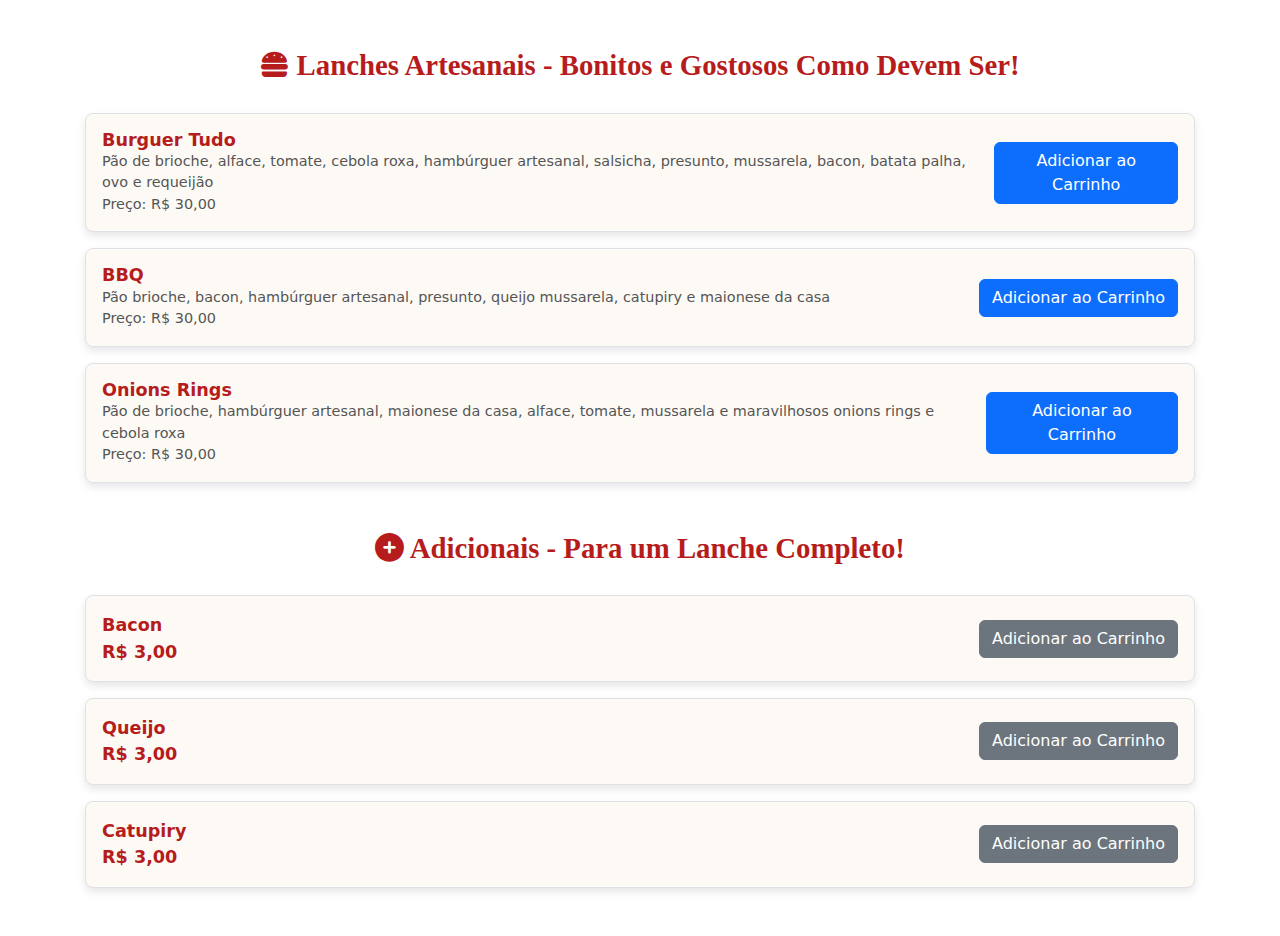
<file: lanches_artesanais.html>
<!DOCTYPE html>
<html lang="pt-br">
<head>
  <meta charset="UTF-8">
  <meta name="viewport" content="width=device-width, initial-scale=1.0">
  <title>Lanches Artesanais - DGSolution</title>
  <!-- Bootstrap CSS e Font Awesome -->
  <link href="https://cdn.jsdelivr.net/npm/bootstrap@5.3.0/dist/css/bootstrap.min.css" rel="stylesheet">
  <link href="https://cdnjs.cloudflare.com/ajax/libs/font-awesome/6.0.0-beta3/css/all.min.css" rel="stylesheet">
  <!-- CSS específico para a página de lanches artesanais -->
  <link href="css/lanches_artesanais.css" rel="stylesheet">
</head>
<body>

  <div class="container my-5">
    <h4><i class="fas fa-hamburger"></i> Lanches Artesanais - Bonitos e Gostosos Como Devem Ser!</h4>

    <!-- Lista de Lanches Artesanais -->
    <div class="lanche-item border p-3 my-3 d-flex justify-content-between align-items-center">
      <div>
        <h5>Burguer Tudo</h5>
        <p>Pão de brioche, alface, tomate, cebola roxa, hambúrguer artesanal, salsicha, presunto, mussarela, bacon, batata palha, ovo e requeijão</p>
        <p>Preço: R$ 30,00</p>
      </div>
      <button class="btn btn-primary" onclick="addToCart('Lanche Artesanal de Burguer Tudo', 30.00)">Adicionar ao Carrinho</button>
    </div>

    <!-- Repetição do Template de Item -->
    <div class="lanche-item border p-3 my-3 d-flex justify-content-between align-items-center">
      <div>
        <h5>BBQ</h5>
        <p>Pão brioche, bacon, hambúrguer artesanal, presunto, queijo mussarela, catupiry e maionese da casa</p>
        <p>Preço: R$ 30,00</p>
      </div>
      <button class="btn btn-primary" onclick="addToCart('Lanche Artesanal de BBQ', 30.00)">Adicionar ao Carrinho</button>
    </div>

    <div class="lanche-item border p-3 my-3 d-flex justify-content-between align-items-center">
      <div>
        <h5>Onions Rings</h5>
        <p>Pão de brioche, hambúrguer artesanal, maionese da casa, alface, tomate, mussarela e maravilhosos onions rings e cebola roxa</p>
        <p>Preço: R$ 30,00</p>
      </div>
      <button class="btn btn-primary" onclick="addToCart('Lanche Artesanal de Onions Rings', 30.00)">Adicionar ao Carrinho</button>
    </div>

    <!-- Outros lanches... -->
    <h4 class="mt-5"><i class="fas fa-plus-circle"></i> Adicionais - Para um Lanche Completo!</h4>

    <!-- Lista de Adicionais -->
    <div class="adicional-item border p-3 my-3 d-flex justify-content-between align-items-center">
      <div>
        <p>Bacon</p>
        <p>R$ 3,00</p>
      </div>
      <button class="btn btn-secondary" onclick="addToCart('Adicional de Bacon', 3.00)">Adicionar ao Carrinho</button>
    </div>

    <div class="adicional-item border p-3 my-3 d-flex justify-content-between align-items-center">
      <div>
        <p>Queijo</p>
        <p>R$ 3,00</p>
      </div>
      <button class="btn btn-secondary" onclick="addToCart('Adicional de Queijo', 3.00)">Adicionar ao Carrinho</button>
    </div>

    <!-- Repetição do Template de Adicionais -->
    <div class="adicional-item border p-3 my-3 d-flex justify-content-between align-items-center">
      <div>
        <p>Catupiry</p>
        <p>R$ 3,00</p>
      </div>
      <button class="btn btn-secondary" onclick="addToCart('Adicional de Catupiry', 3.00)">Adicionar ao Carrinho</button>
    </div>

    <!-- Outros adicionais... -->

  </div>

  <!-- jQuery e Bootstrap JS -->
  <script src="https://cdnjs.cloudflare.com/ajax/libs/jquery/3.6.0/jquery.min.js"></script>
  <script src="https://cdn.jsdelivr.net/npm/@popperjs/core@2.11.6/dist/umd/popper.min.js"></script>
  <script src="https://cdn.jsdelivr.net/npm/bootstrap@5.3.0/dist/js/bootstrap.min.js"></script>
  <script src="script/script.js"></script>
</body>
</html>
</file>
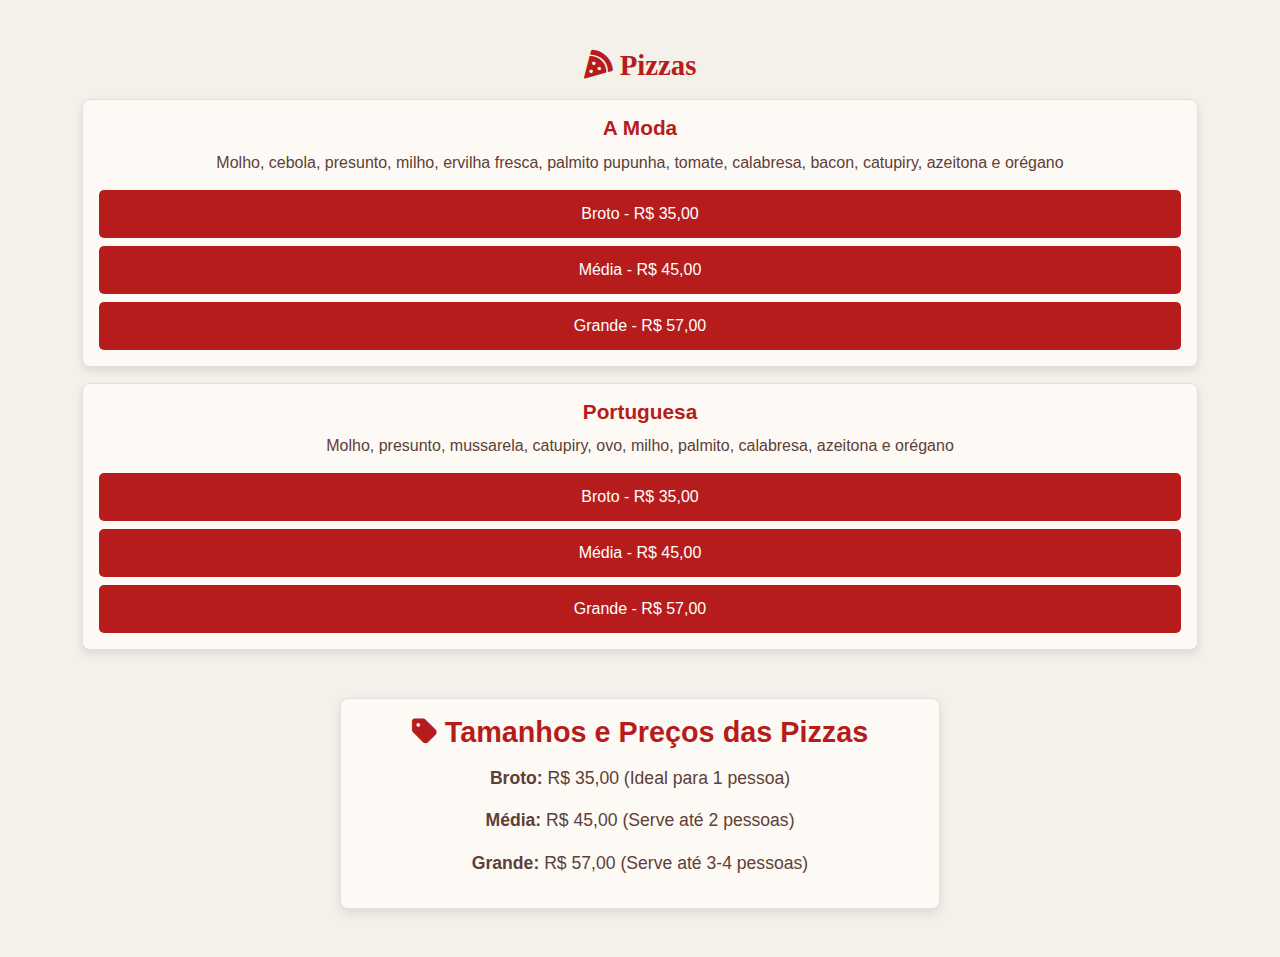
<file: pizzas.html>
<!DOCTYPE html>
<html lang="pt-br">
<head>
  <meta charset="UTF-8">
  <meta name="viewport" content="width=device-width, initial-scale=1.0">
  <title>Pizzas - DGSolution</title>
  <!-- Bootstrap CSS e Font Awesome -->
  <link href="https://cdn.jsdelivr.net/npm/bootstrap@5.3.0/dist/css/bootstrap.min.css" rel="stylesheet">
  <link href="https://cdnjs.cloudflare.com/ajax/libs/font-awesome/6.0.0-beta3/css/all.min.css" rel="stylesheet">
  <!-- CSS específico para a página de pizzas -->
  <link href="css/pizza.css" rel="stylesheet">
</head>
<body>

  <div class="container my-5">
    <h4><i class="fas fa-pizza-slice"></i> Pizzas</h4>

    <!-- Lista de Pizzas -->
    <div class="pizza-item border p-3 my-3">
      <div>
        <h5>A Moda</h5>
        <p>Molho, cebola, presunto, milho, ervilha fresca, palmito pupunha, tomate, calabresa, bacon, catupiry, azeitona e orégano</p>
        <div class="price-options d-flex flex-wrap gap-2">
          <button class="add-cart-btn" onclick="addToCart('Pizza A Moda - Broto', 35.00)">Broto - R$ 35,00</button>
          <button class="add-cart-btn" onclick="addToCart('Pizza A Moda - Média', 45.00)">Média - R$ 45,00</button>
          <button class="add-cart-btn" onclick="addToCart('Pizza A Moda - Grande', 57.00)">Grande - R$ 57,00</button>
        </div>
      </div>
    </div>

    <!-- Repetição de Itens de Pizza para Outras Opções -->
    <div class="pizza-item border p-3 my-3">
      <div>
        <h5>Portuguesa</h5>
        <p>Molho, presunto, mussarela, catupiry, ovo, milho, palmito, calabresa, azeitona e orégano</p>
        <div class="price-options d-flex flex-wrap gap-2">
          <button class="add-cart-btn" onclick="addToCart('Pizza de Portuguesa - Broto', 35.00)">Broto - R$ 35,00</button>
          <button class="add-cart-btn" onclick="addToCart('Pizza de Portuguesa - Média', 45.00)">Média - R$ 45,00</button>
          <button class="add-cart-btn" onclick="addToCart('Pizza de Portuguesa - Grande', 57.00)">Grande - R$ 57,00</button>
        </div>
      </div>
    </div>

    <!-- Informações sobre os Tamanhos e Preços -->
    <div class="price-info-box border p-3 my-5 text-center">
      <h5><i class="fas fa-tag"></i> Tamanhos e Preços das Pizzas</h5>
      <p><strong>Broto:</strong> R$ 35,00 (Ideal para 1 pessoa)</p>
      <p><strong>Média:</strong> R$ 45,00 (Serve até 2 pessoas)</p>
      <p><strong>Grande:</strong> R$ 57,00 (Serve até 3-4 pessoas)</p>
    </div>
  </div>

  <!-- Scripts -->
  <script src="https://cdnjs.cloudflare.com/ajax/libs/jquery/3.6.0/jquery.min.js"></script>
  <script src="https://cdn.jsdelivr.net/npm/@popperjs/core@2.11.6/dist/umd/popper.min.js"></script>
  <script src="https://cdn.jsdelivr.net/npm/bootstrap@5.3.0/dist/js/bootstrap.min.js"></script>
  <script src="script/script.js"></script>
</body>
</html>
</file>
<file: css/style.css>
/* Estilos Gerais */
body {
    font-family: 'Montserrat', sans-serif;
    background: url('../img/background.jpg') no-repeat center center fixed;
    background-size: cover;
    color: #333;
    margin: 0;
    padding: 0;
    min-height: 100vh;
    display: flex;
    flex-direction: column;
    align-items: center;
    justify-content: space-between;
}

/* Navbar Transparente */
.navbar {
    background-color: rgba(0, 0, 0, 0.9); /* 90% de transparência */
    box-shadow: 0 4px 12px rgba(0, 0, 0, 0.5);
}

.navbar .brand-logo {
    font-family: 'Dancing Script', cursive;
    color: #ffcc00 !important;
    font-size: 2em;
    text-shadow: 2px 2px 4px rgba(0, 0, 0, 0.3);
}

.cart-icon {
    position: relative;
    color: #ffcc00;
}

.cart-icon:hover {
    color: #ffdd66;
}

/* Modal de Carrinho */
.modal-content {
    padding: 20px;
    background-color: #fff5e1;
    color: #333;
    border-radius: 10px;
    box-shadow: 0 4px 15px rgba(0, 0, 0, 0.2);
}

.modal-header {
    border-bottom: none;
    font-family: 'Roboto Slab', serif;
    font-size: 1.5em;
    color: #d32f2f;
}

.modal-body {
    font-size: 1.1em;
}

/* Estilo do Botão de Checkout */
.btn-checkout {
    background-color: #25D366;
    color: white;
    padding: 12px;
    border: none;
    border-radius: 8px;
    cursor: pointer;
    text-transform: uppercase;
    font-size: 1.1em;
    transition: background-color 0.3s ease, transform 0.2s ease;
}

.btn-checkout:hover {
    background-color: #1ebd5d;
    transform: scale(1.05);
}

/* Modal de Checkout */
#checkout-modal .modal-content {
    padding: 20px;
    background-color: #ffffff;
    color: #333;
    border-radius: 10px;
    box-shadow: 0 4px 15px rgba(0, 0, 0, 0.2);
}

#checkout-modal .form-label {
    font-weight: bold;
    color: #333;
}

#checkout-modal .btn {
    background-color: #d32f2f;
    color: white;
    padding: 12px;
    border-radius: 8px;
    width: 100%;
    font-size: 1.1em;
    transition: background-color 0.3s ease;
}

#checkout-modal .btn:hover {
    background-color: #b71c1c;
}

/* Menu de Categorias */
.menu-category .col {
    display: flex;
    justify-content: center;
    align-items: center;
    padding: 10px;
}

.menu-category a {
    display: flex;
    flex-direction: column;
    align-items: center;
    justify-content: center;
    width: 110px;
    height: 110px;
    background-color: #ffffff;
    border-radius: 15px;
    font-size: 1em;
    font-weight: bold;
    text-decoration: none;
    color: #d32f2f;
    box-shadow: 0 4px 10px rgba(0, 0, 0, 0.1);
    transition: all 0.3s ease;
    text-align: center;
    padding: 15px;
}

.menu-category a:hover {
    background-color: #ffebcd;
    transform: scale(1.1);
    color: #b71c1c;
}

.menu-category a i {
    font-size: 2em;
    color: #d32f2f;
    margin-bottom: 5px;
}

/* Footer */
footer {
    background-color: rgba(0, 0, 0, 0.9); /* 90% de transparência */
    color: white;
    padding: 20px 0;
    text-align: center;
    width: 100%;
    margin-top: auto;
}

.footer-content p {
    margin: 5px 0;
    font-size: 1em;
}

.footer-content a {
    color: #ffcc00;
}

.footer-content a:hover {
    color: #ffdd66;
}

/* Responsividade */
@media (max-width: 768px) {
    .brand-logo {
        font-size: 1.5em;
    }

    .menu-category a {
        width: 90px;
        height: 90px;
        font-size: 0.9em;
    }

    .cart-icon i {
        font-size: 1.3em;
    }
}
</file>
<file: css/batata.css>
/* Estilos gerais */
body {
  font-family: 'Montserrat', sans-serif;
  background-color: #faf5e4; /* Fundo suave */
  margin: 0;
  padding: 0;
}

/* Estilo do título */
h4 {
  color: #8b1e3f; /* Cor de destaque inspirada em tons de vinho */
  margin-top: 30px;
  font-family: 'Merriweather', serif;
  text-align: center;
  font-size: 1.8em;
  animation: fadeIn 0.8s ease;
}

/* Animações */
@keyframes fadeIn {
  from { opacity: 0; }
  to { opacity: 1; }
}

/* Estilo para cada item */
.batata-item {
  margin-bottom: 20px;
  padding: 15px;
  background-color: #fdf8f2; /* Fundo creme leve */
  border: 1px solid #8b1e3f; /* Borda vinho elegante */
  border-radius: 8px;
  display: flex;
  justify-content: space-between;
  align-items: center;
  transition: transform 0.3s ease, box-shadow 0.3s ease;
  flex-wrap: wrap;
}

.batata-item:hover {
  transform: translateY(-5px);
  box-shadow: 0 6px 12px rgba(0, 0, 0, 0.15);
}

.batata-item h5 {
  color: #8b1e3f; /* Cor do título */
  font-size: 1.2em;
  margin: 0;
  font-weight: bold;
  font-family: 'Roboto Slab', serif;
}

.batata-item p {
  margin: 0;
  font-size: 0.9em;
  color: #5a4d4d; /* Cor do texto */
  max-width: 70%;
}

/* Botão para adicionar ao carrinho */
.add-cart-btn {
  background-color: #8b1e3f; /* Cor do botão */
  color: white;
  border: none;
  padding: 10px 15px;
  border-radius: 5px;
  font-size: 0.9em;
  cursor: pointer;
  transition: background-color 0.3s ease, transform 0.2s ease;
  flex-grow: 1;
  font-family: 'Merriweather', serif;
}

.add-cart-btn:hover {
  background-color: #b33b5e; /* Cor de hover do botão */
  transform: scale(1.05);
}

/* Caixa de Informações de Preço */
.price-info-box {
  margin-top: 40px;
  padding: 30px;
  border-radius: 8px;
  background-color: #fdf8f2; /* Fundo claro */
  border: 1px solid #8b1e3f; /* Borda destacada */
  color: #333;
  box-shadow: 0 4px 8px rgba(0, 0, 0, 0.1);
  text-align: center;
  max-width: 600px;
  margin: 0 auto;
  animation: fadeIn 0.8s ease;
}

.price-info-box h5 {
  font-size: 1.8em;
  color: #8b1e3f; /* Cor do título */
  font-weight: bold;
}

.price-description {
  font-size: 1.1em;
  margin-top: 10px;
  color: #5a4d4d;
}

.price-list p {
  margin: 8px 0;
  font-size: 1.1em;
}

.price-list strong {
  color: #8b1e3f;
}

/* Modal do carrinho */
#cart-modal .modal-content {
  padding: 20px;
  animation: fadeIn 0.5s ease;
}

#cart-items {
  list-style-type: none;
  padding: 0;
}

#cart-items li {
  display: flex;
  justify-content: space-between;
  padding: 10px;
  border-bottom: 1px solid #ddd;
}

#total-price {
  font-weight: bold;
  font-size: 1.2em;
  margin-top: 15px;
  text-align: right;
}

/* Botão de WhatsApp */
.whatsapp-btn {
  background-color: #25D366;
  color: white;
  padding: 10px 20px;
  font-size: 1em;
  border: none;
  border-radius: 5px;
  cursor: pointer;
  transition: background-color 0.3s ease, transform 0.2s ease;
}

.whatsapp-btn:hover {
  background-color: #1ebd5d;
  transform: scale(1.05);
}

/* Ajuste responsivo */
@media (max-width: 768px) {
  .batata-item {
    flex-direction: column;
    text-align: center;
    padding: 20px;
  }

  .add-cart-btn {
    width: 100%;
    margin-top: 10px;
  }

  .price-info-box {
    width: 90%;
    margin: 20px auto;
  }
}

@media (max-width: 480px) {
  h4 {
    font-size: 1.5em;
  }

  .batata-item h5 {
    font-size: 1.1em;
  }

  .add-cart-btn, .whatsapp-btn {
    font-size: 0.9em;
  }

  .price-info-box h5 {
    font-size: 1.5em;
  }
}
</file>
<file: css/batatas_recheadas.css>
/* Estilos gerais */
body {
    font-family: 'Montserrat', sans-serif;
    background-color: #faf5e4; /* Fundo suave */
    margin: 0;
    padding: 0;
  }
  
  /* Estilo do título */
  h4 {
    color: #8b1e3f; /* Cor de destaque inspirada em tons de vinho */
    margin-top: 30px;
    font-family: 'Merriweather', serif;
    text-align: center;
    font-size: 1.8em;
    animation: fadeIn 0.8s ease;
  }
  
  /* Animações */
  @keyframes fadeIn {
    from { opacity: 0; }
    to { opacity: 1; }
  }
  
  /* Estilo para cada item */
  .batata-item {
    margin-bottom: 20px;
    padding: 15px;
    background-color: #fdf8f2; /* Fundo creme leve */
    border: 1px solid #8b1e3f; /* Borda vinho elegante */
    border-radius: 8px;
    display: flex;
    justify-content: space-between;
    align-items: center;
    transition: transform 0.3s ease, box-shadow 0.3s ease;
    flex-wrap: wrap;
  }
  
  .batata-item:hover {
    transform: translateY(-5px);
    box-shadow: 0 6px 12px rgba(0, 0, 0, 0.15);
  }
  
  .batata-item h5 {
    color: #8b1e3f; /* Cor do título */
    font-size: 1.2em;
    margin: 0;
    font-weight: bold;
    font-family: 'Roboto Slab', serif;
  }
  
  .batata-item p {
    margin: 0;
    font-size: 0.9em;
    color: #5a4d4d; /* Cor do texto */
    max-width: 70%;
  }
  
  /* Botão para adicionar ao carrinho */
  .add-cart-btn {
    background-color: #8b1e3f; /* Cor do botão */
    color: white;
    border: none;
    padding: 10px 15px;
    border-radius: 5px;
    font-size: 0.9em;
    cursor: pointer;
    transition: background-color 0.3s ease, transform 0.2s ease;
    flex-grow: 1;
    font-family: 'Merriweather', serif;
  }
  
  .add-cart-btn:hover {
    background-color: #b33b5e; /* Cor de hover do botão */
    transform: scale(1.05);
  }
  
  /* Caixa de Informações de Preço */
  .price-info-box {
    margin-top: 40px;
    padding: 30px;
    border-radius: 8px;
    background-color: #fdf8f2; /* Fundo claro */
    border: 1px solid #8b1e3f; /* Borda destacada */
    color: #333;
    box-shadow: 0 4px 8px rgba(0, 0, 0, 0.1);
    text-align: center;
    max-width: 600px;
    margin: 0 auto;
    animation: fadeIn 0.8s ease;
  }
  
  .price-info-box h5 {
    font-size: 1.8em;
    color: #8b1e3f; /* Cor do título */
    font-weight: bold;
  }
  
  .price-description {
    font-size: 1.1em;
    margin-top: 10px;
    color: #5a4d4d;
  }
  
  .price-list p {
    margin: 8px 0;
    font-size: 1.1em;
  }
  
  .price-list strong {
    color: #8b1e3f;
  }
  
  /* Modal do carrinho */
  #cart-modal .modal-content {
    padding: 20px;
    animation: fadeIn 0.5s ease;
  }
  
  #cart-items {
    list-style-type: none;
    padding: 0;
  }
  
  #cart-items li {
    display: flex;
    justify-content: space-between;
    padding: 10px;
    border-bottom: 1px solid #ddd;
  }
  
  #total-price {
    font-weight: bold;
    font-size: 1.2em;
    margin-top: 15px;
    text-align: right;
  }
  
  /* Botão de WhatsApp */
  .whatsapp-btn {
    background-color: #25D366;
    color: white;
    padding: 10px 20px;
    font-size: 1em;
    border: none;
    border-radius: 5px;
    cursor: pointer;
    transition: background-color 0.3s ease, transform 0.2s ease;
  }
  
  .whatsapp-btn:hover {
    background-color: #1ebd5d;
    transform: scale(1.05);
  }
  
  /* Ajuste responsivo */
  @media (max-width: 768px) {
    .batata-item {
      flex-direction: column;
      text-align: center;
      padding: 20px;
    }
  
    .add-cart-btn {
      width: 100%;
      margin-top: 10px;
    }
  
    .price-info-box {
      width: 90%;
      margin: 20px auto;
    }
  }
  
  @media (max-width: 480px) {
    h4 {
      font-size: 1.5em;
    }
  
    .batata-item h5 {
      font-size: 1.1em;
    }
  
    .add-cart-btn, .whatsapp-btn {
      font-size: 0.9em;
    }
  
    .price-info-box h5 {
      font-size: 1.5em;
    }
  }
</file>
<file: css/bebidas.css>
/* Estilos Gerais */
body {
  font-family: 'Montserrat', sans-serif;
  background-color: #f8f5f0; /* Fundo suave em tom creme */
  color: #3e3e3e;
  margin: 0;
  padding: 0;
}

/* Título */
h4 {
  color: #8c1f28; /* Vermelho vinho */
  margin-top: 30px;
  font-family: 'Roboto Slab', serif;
  text-align: center;
  font-size: 1.8em;
  animation: fadeInUp 0.8s ease;
}

/* Animação */
@keyframes fadeInUp {
  from {
      opacity: 0;
      transform: translateY(20px);
  }
  to {
      opacity: 1;
      transform: translateY(0);
  }
}

/* Estilo para cada item de bebida */
.bebida-item {
  margin-bottom: 20px;
  padding: 15px;
  background-color: #fbf7f0; /* Fundo leve e clássico */
  border: 1px solid #8c1f28; /* Borda refinada */
  border-radius: 8px;
  display: flex;
  justify-content: space-between;
  align-items: center;
  transition: transform 0.3s ease, box-shadow 0.3s ease;
}

.bebida-item:hover {
  transform: translateY(-5px);
  box-shadow: 0 6px 12px rgba(0, 0, 0, 0.15);
}

.bebida-item h5 {
  color: #8c1f28; /* Título em vermelho vinho */
  font-size: 1.2em;
  margin: 0;
  font-weight: bold;
}

.bebida-item p {
  margin: 0;
  font-size: 0.9em;
  color: #5d4037; /* Texto marrom escuro */
}

/* Botão para adicionar ao carrinho */
.add-cart-btn {
  background-color: #8c1f28; /* Vermelho vinho */
  color: white;
  border: none;
  padding: 10px 15px;
  border-radius: 5px;
  font-size: 0.9em;
  cursor: pointer;
  transition: background-color 0.3s ease, transform 0.2s ease;
  margin-top: 10px;
}

.add-cart-btn:hover {
  background-color: #b03a45; /* Tom mais claro para hover */
  transform: scale(1.05);
}

/* Modal do Carrinho */
#cart-modal .modal-content {
  padding: 20px;
  animation: fadeInUp 0.5s ease;
}

#cart-items {
  list-style-type: none;
  padding: 0;
}

#cart-items li {
  display: flex;
  justify-content: space-between;
  padding: 10px;
  border-bottom: 1px solid #ddd;
}

#total-price {
  font-weight: bold;
  font-size: 1.2em;
  margin-top: 15px;
  text-align: right;
}

/* Botão para remover itens do carrinho */
.remove-btn {
  color: #d32f2f;
  cursor: pointer;
  font-size: 1.2em;
  transition: color 0.3s ease;
}

.remove-btn:hover {
  color: #b71c1c;
}

/* Botão de WhatsApp para checkout */
.whatsapp-btn {
  background-color: #25D366;
  color: white;
  padding: 10px 20px;
  font-size: 1em;
  border: none;
  border-radius: 5px;
  cursor: pointer;
  transition: background-color 0.3s ease, transform 0.2s ease;
}

.whatsapp-btn:hover {
  background-color: #1ebd5d;
  transform: scale(1.05);
}

/* Ajustes Responsivos */
@media (max-width: 768px) {
  .bebida-item {
      flex-direction: column;
      text-align: center;
      padding: 20px;
  }

  .add-cart-btn {
      width: 100%;
      margin-top: 10px;
  }

  #total-price {
      font-size: 1em;
  }
}

@media (max-width: 480px) {
  h4 {
      font-size: 1.5em;
  }

  .bebida-item h5 {
      font-size: 1.1em;
  }

  .add-cart-btn {
      font-size: 0.9em;
  }
}
</file>
<file: css/bordas_adicionais.css>
/* Estilos Gerais */
body {
    font-family: 'Montserrat', sans-serif;
    background-color: #f7f4ef; /* Tom creme suave */
    color: #3e3e3e;
    margin: 0;
    padding: 0;
}

/* Título */
h4 {
    color: #8b1a1a; /* Vermelho vinho */
    margin-top: 30px;
    font-family: 'Roboto Slab', serif;
    text-align: center;
    font-size: 1.8em;
    animation: fadeInUp 0.8s ease;
}

/* Animação */
@keyframes fadeInUp {
    from {
        opacity: 0;
        transform: translateY(20px);
    }
    to {
        opacity: 1;
        transform: translateY(0);
    }
}

/* Estilo para cada item */
.borda-item, .pizza-item, .lanche-item, .adicional-item {
    margin-bottom: 20px;
    padding: 15px;
    background-color: #fdfaf5; /* Fundo leve e elegante */
    border: 1px solid #8b1a1a; /* Borda vermelho vinho */
    border-radius: 8px;
    box-shadow: 0 4px 10px rgba(0, 0, 0, 0.1);
    transition: transform 0.3s ease, box-shadow 0.3s ease;
    display: flex;
    justify-content: space-between;
    align-items: center;
    flex-wrap: wrap;
}

.borda-item:hover, .pizza-item:hover, .lanche-item:hover, .adicional-item:hover {
    transform: translateY(-5px);
    box-shadow: 0 6px 12px rgba(0, 0, 0, 0.2);
}

.borda-item h5, .pizza-item h5, .lanche-item h5, .adicional-item h5 {
    color: #8b1a1a; /* Destaque para títulos */
    font-size: 1.3em;
    margin: 0;
    font-weight: bold;
}

.borda-item p, .pizza-item p, .lanche-item p, .adicional-item p {
    margin: 0;
    font-size: 0.95em;
    color: #4d4d4d; /* Texto mais suave */
}

/* Botão para adicionar ao carrinho */
.add-cart-btn {
    background-color: #8b1a1a; /* Vermelho vinho */
    color: white;
    border: none;
    padding: 10px 20px;
    border-radius: 5px;
    font-size: 0.9em;
    cursor: pointer;
    transition: background-color 0.3s ease, transform 0.2s ease;
}

.add-cart-btn:hover {
    background-color: #a83d3d; /* Tom mais claro para hover */
    transform: scale(1.05);
}

/* Ajustes Responsivos */
@media (max-width: 768px) {
    .borda-item, .pizza-item, .lanche-item, .adicional-item {
        flex-direction: column;
        text-align: center;
        padding: 20px;
    }

    .add-cart-btn {
        width: 100%;
        margin-top: 10px;
    }
}

@media (max-width: 480px) {
    h4 {
        font-size: 1.5em;
    }

    .borda-item h5, .pizza-item h5, .lanche-item h5, .adicional-item h5 {
        font-size: 1.2em;
    }

    .add-cart-btn {
        font-size: 0.9em;
    }
}
</file>
<file: css/combos.css>
/* Estilo para a página de Combos */
.container {
  margin-top: 20px;
  padding: 0 15px;
}

/* Título */
h4 {
  color: #b71c1c; /* Vermelho vinho para destaque */
  font-weight: bold;
  margin-bottom: 30px;
  text-align: center;
  font-size: 1.8em;
  font-family: 'Roboto Slab', serif;
}

/* Combo Item */
.combo-item {
  display: flex;
  justify-content: space-between;
  align-items: center;
  padding: 15px;
  margin-bottom: 15px;
  border: 1px solid #b71c1c; /* Borda vermelho vinho */
  border-radius: 8px;
  background-color: #fdfaf5; /* Fundo leve e refinado */
  transition: transform 0.3s ease, box-shadow 0.3s ease;
  box-shadow: 0 4px 8px rgba(0, 0, 0, 0.1);
}

.combo-item:hover {
  transform: translateY(-3px);
  box-shadow: 0 6px 12px rgba(0, 0, 0, 0.2);
}

.combo-item h5 {
  color: #b71c1c; /* Título refinado */
  font-weight: bold;
  margin: 0 0 5px;
  font-size: 1.2em;
}

.combo-item p {
  margin: 0;
  font-size: 0.95em;
  color: #555;
}

/* Botão de Adicionar ao Carrinho */
.add-cart-btn {
  background-color: #b71c1c; /* Cor refinada */
  color: #fff;
  border: none;
  padding: 10px 15px;
  border-radius: 5px;
  font-size: 14px;
  cursor: pointer;
  transition: background-color 0.3s ease, transform 0.2s ease;
}

.add-cart-btn:hover {
  background-color: #a83d3d; /* Tom mais claro no hover */
  transform: scale(1.05);
}

/* Ajuste Responsivo */
@media (max-width: 768px) {
  .combo-item {
      flex-direction: column;
      text-align: center;
  }

  .add-cart-btn {
      width: 100%;
      margin-top: 10px;
  }
}

@media (max-width: 480px) {
  h4 {
      font-size: 1.5em;
  }

  .combo-item h5 {
      font-size: 1.1em;
  }

  .add-cart-btn {
      font-size: 0.9em;
  }
}
</file>
<file: css/hotdog.css>
/* Estilo para a página de Hot Dog */
.container {
  margin-top: 20px;
  padding: 0 15px;
}

/* Título */
h4 {
  color: #b71c1c; /* Vermelho vinho para destaque */
  font-weight: bold;
  margin-bottom: 30px;
  text-align: center;
  font-size: 1.8em;
  font-family: 'Roboto Slab', serif;
}

/* Hot Dog Item */
.hotdog-item {
  display: flex;
  justify-content: space-between;
  align-items: center;
  padding: 15px;
  margin-bottom: 15px;
  border: 1px solid #b71c1c; /* Borda vermelho vinho */
  border-radius: 8px;
  background-color: #fdfaf5; /* Fundo leve e refinado */
  transition: transform 0.3s ease, box-shadow 0.3s ease;
  box-shadow: 0 4px 8px rgba(0, 0, 0, 0.1);
}

.hotdog-item:hover {
  transform: translateY(-3px);
  box-shadow: 0 6px 12px rgba(0, 0, 0, 0.2);
}

.hotdog-item h5 {
  color: #b71c1c; /* Cor refinada */
  font-weight: bold;
  margin: 0 0 5px;
  font-size: 1.2em;
}

.hotdog-item p {
  margin: 0;
  font-size: 0.95em;
  color: #555;
}

/* Botão de Adicionar ao Carrinho */
.add-cart-btn {
  background-color: #b71c1c; /* Cor refinada */
  color: #fff;
  border: none;
  padding: 10px 15px;
  border-radius: 5px;
  font-size: 14px;
  cursor: pointer;
  transition: background-color 0.3s ease, transform 0.2s ease;
}

.add-cart-btn:hover {
  background-color: #a83d3d; /* Tom mais claro no hover */
  transform: scale(1.05);
}

/* Ajuste Responsivo */
@media (max-width: 768px) {
  .hotdog-item {
      flex-direction: column;
      text-align: center;
  }

  .add-cart-btn {
      width: 100%;
      margin-top: 10px;
  }
}

@media (max-width: 480px) {
  h4 {
      font-size: 1.5em;
  }

  .hotdog-item h5 {
      font-size: 1.1em;
  }

  .add-cart-btn {
      font-size: 0.9em;
  }
}
</file>
<file: css/lanches.css>
/* Estilo para a página de Lanches Tradicionais */
body {
  font-family: 'Montserrat', sans-serif;
  background-color: #f4f1eb;
  color: #333;
  margin: 0;
  padding: 0;
}

.container {
  margin-top: 20px;
  padding: 0 15px;
}

/* Título */
h4 {
  color: #b71c1c; /* Vermelho refinado para destaque */
  font-weight: bold;
  margin-bottom: 30px;
  text-align: center;
  font-size: 1.8em;
  font-family: 'Roboto Slab', serif;
}

/* Estilo para cada item de lanche */
.lanche-item {
  margin-bottom: 20px;
  padding: 20px;
  background-color: #fdfaf5; /* Fundo claro e elegante */
  border: 1px solid #b71c1c; /* Borda em vermelho refinado */
  border-radius: 8px;
  display: flex;
  justify-content: space-between;
  align-items: center;
  box-shadow: 0 4px 8px rgba(0, 0, 0, 0.1);
  transition: transform 0.3s ease, box-shadow 0.3s ease;
  flex-wrap: wrap;
}

.lanche-item:hover {
  transform: translateY(-3px);
  box-shadow: 0 6px 12px rgba(0, 0, 0, 0.15);
}

.lanche-item h5 {
  color: #b71c1c; /* Cor para o título */
  font-weight: bold;
  font-size: 1.2em;
  margin: 0;
}

.lanche-item p {
  margin: 0;
  font-size: 0.9em;
  color: #5d4037; /* Texto descritivo suave */
  max-width: 70%;
}

/* Botão para adicionar ao carrinho */
.add-cart-btn {
  background-color: #b71c1c; /* Cor do botão refinada */
  color: #fff;
  border: none;
  padding: 10px 15px;
  border-radius: 5px;
  font-size: 0.9em;
  cursor: pointer;
  transition: background-color 0.3s ease, transform 0.2s ease;
  width: 100%;
  margin-top: 10px;
}

.add-cart-btn:hover {
  background-color: #a83d3d; /* Tom mais claro no hover */
  transform: scale(1.05);
}

/* Ajustes Responsivos */
@media (max-width: 768px) {
  .lanche-item {
      flex-direction: column;
      text-align: center;
      padding: 20px;
  }

  .add-cart-btn {
      width: 100%;
      margin-top: 10px;
  }
}

@media (max-width: 480px) {
  h4 {
      font-size: 1.5em;
  }

  .lanche-item h5 {
      font-size: 1.1em;
  }

  .add-cart-btn {
      font-size: 0.9em;
  }
}
</file>
<file: css/lanches_artesanais.css>
/* Estilo para a Página de Lanches Artesanais */
.container {
  margin-top: 20px;
  padding: 0 15px;
}

/* Título */
h4 {
  color: #b71c1c; /* Cor de destaque vermelho vinho */
  font-weight: bold;
  margin-bottom: 30px;
  text-align: center;
  font-size: 1.8em;
  font-family: 'Roboto Slab', serif;
}

/* Estilos para Lanche e Adicional */
.lanche-item, .adicional-item {
  display: flex;
  justify-content: space-between;
  align-items: center;
  padding: 15px;
  margin-bottom: 15px;
  border: 1px solid #b71c1c; /* Borda em vermelho vinho */
  border-radius: 8px;
  background-color: #fdfaf5; /* Fundo leve e refinado */
  transition: transform 0.3s ease, box-shadow 0.3s ease;
  box-shadow: 0 4px 8px rgba(0, 0, 0, 0.1);
}

.lanche-item:hover, .adicional-item:hover {
  transform: translateY(-3px);
  box-shadow: 0 6px 12px rgba(0, 0, 0, 0.15);
}

/* Títulos e Descrições */
.lanche-item h5, .adicional-item p {
  color: #b71c1c; /* Cor refinada para título e descrição */
  font-weight: bold;
  margin: 0;
  font-size: 1.1em;
}

.lanche-item p {
  margin: 0;
  font-size: 0.9em;
  color: #555;
}

/* Botão Adicionar ao Carrinho */
.add-cart-btn {
  background-color: #b71c1c; /* Vermelho refinado */
  color: #fff;
  border: none;
  padding: 10px 15px;
  border-radius: 5px;
  font-size: 14px;
  cursor: pointer;
  transition: background-color 0.3s ease, transform 0.2s ease;
}

.add-cart-btn:hover {
  background-color: #a83d3d; /* Tom mais claro no hover */
  transform: scale(1.05);
}

/* Ajustes de Responsividade */
@media (max-width: 768px) {
  .lanche-item, .adicional-item {
    flex-direction: column;
    text-align: center;
  }

  .add-cart-btn {
    width: 100%;
    margin-top: 10px;
  }
}

@media (max-width: 480px) {
  h4 {
    font-size: 1.5em;
  }

  .lanche-item h5, .adicional-item p {
    font-size: 1em;
  }

  .add-cart-btn {
    font-size: 0.9em;
  }
}
</file>
<file: css/pizza.css>
/* Estilos Gerais */
body {
  font-family: 'Montserrat', sans-serif;
  background-color: #f4f1eb;
  color: #333;
  margin: 0;
  padding: 0;
}

/* Título Principal */
h4 {
  color: #b71c1c;
  margin-top: 30px;
  font-family: 'Roboto Slab', serif;
  text-align: center;
  font-size: 1.8em;
  font-weight: bold;
}

/* Estilo para cada item de pizza */
.pizza-item {
  margin-bottom: 20px;
  padding: 20px;
  background-color: #fdfaf5;
  border: 1px solid #b71c1c;
  border-radius: 8px;
  box-shadow: 0 4px 8px rgba(0, 0, 0, 0.1);
  text-align: center;
}

/* Título e Descrição dos Itens */
.pizza-item h5 {
  color: #b71c1c;
  font-size: 1.3em;
  font-weight: bold;
  margin-bottom: 10px;
}

.pizza-item p {
  font-size: 1em;
  color: #5d4037;
  margin: 10px 0;
}

/* Opções de Preço */
.price-options {
  display: flex;
  flex-direction: column;
  gap: 10px;
  margin-top: 15px;
}

/* Botão para adicionar ao carrinho */
.add-cart-btn {
  background-color: #b71c1c;
  color: white;
  border: none;
  padding: 12px;
  border-radius: 5px;
  font-size: 1em;
  cursor: pointer;
  transition: background-color 0.3s ease, transform 0.2s ease;
}

.add-cart-btn:hover {
  background-color: #a83d3d;
  transform: scale(1.05);
}

/* Caixa de Informações de Preço */
.price-info-box {
  margin-top: 40px;
  padding: 30px;
  border-radius: 8px;
  background-color: #fdfaf5;
  border: 1px solid #b71c1c;
  color: #333;
  box-shadow: 0 4px 12px rgba(0, 0, 0, 0.1);
  text-align: center;
  max-width: 600px;
  margin: 0 auto;
}

.price-info-box h5 {
  font-size: 1.8em;
  color: #b71c1c;
  font-weight: bold;
  margin-bottom: 15px;
}

.price-info-box p {
  font-size: 1.1em;
  color: #5d4037;
}

/* Ícone do Carrinho */
.cart-icon {
  position: relative;
  color: #b71c1c;
  font-size: 1.5em;
}

.cart-badge {
  position: absolute;
  top: -8px;
  right: -10px;
  background-color: #ff6f00;
  color: white;
  border-radius: 50%;
  padding: 4px 8px;
  font-size: 0.8em;
  font-weight: bold;
}

/* Botão do WhatsApp */
.whatsapp-btn {
  background-color: #25D366;
  color: white;
  padding: 10px 20px;
  border: none;
  border-radius: 5px;
  font-size: 1em;
  width: 100%;
  margin-top: 20px;
  transition: background-color 0.3s ease, transform 0.2s ease;
}

.whatsapp-btn:hover {
  background-color: #1ebd5d;
  transform: scale(1.05);
}

/* Responsividade */
@media (max-width: 768px) {
  .pizza-item {
    padding: 15px;
  }

  .price-options {
    width: 100%;
  }

  .add-cart-btn {
    width: 100%;
  }
}

@media (max-width: 480px) {
  h4 {
    font-size: 1.5em;
  }

  .pizza-item h5 {
    font-size: 1.2em;
  }

  .price-info-box h5 {
    font-size: 1.5em;
  }

  .cart-badge {
    padding: 3px 6px;
    font-size: 0.7em;
  }
}
</file>
